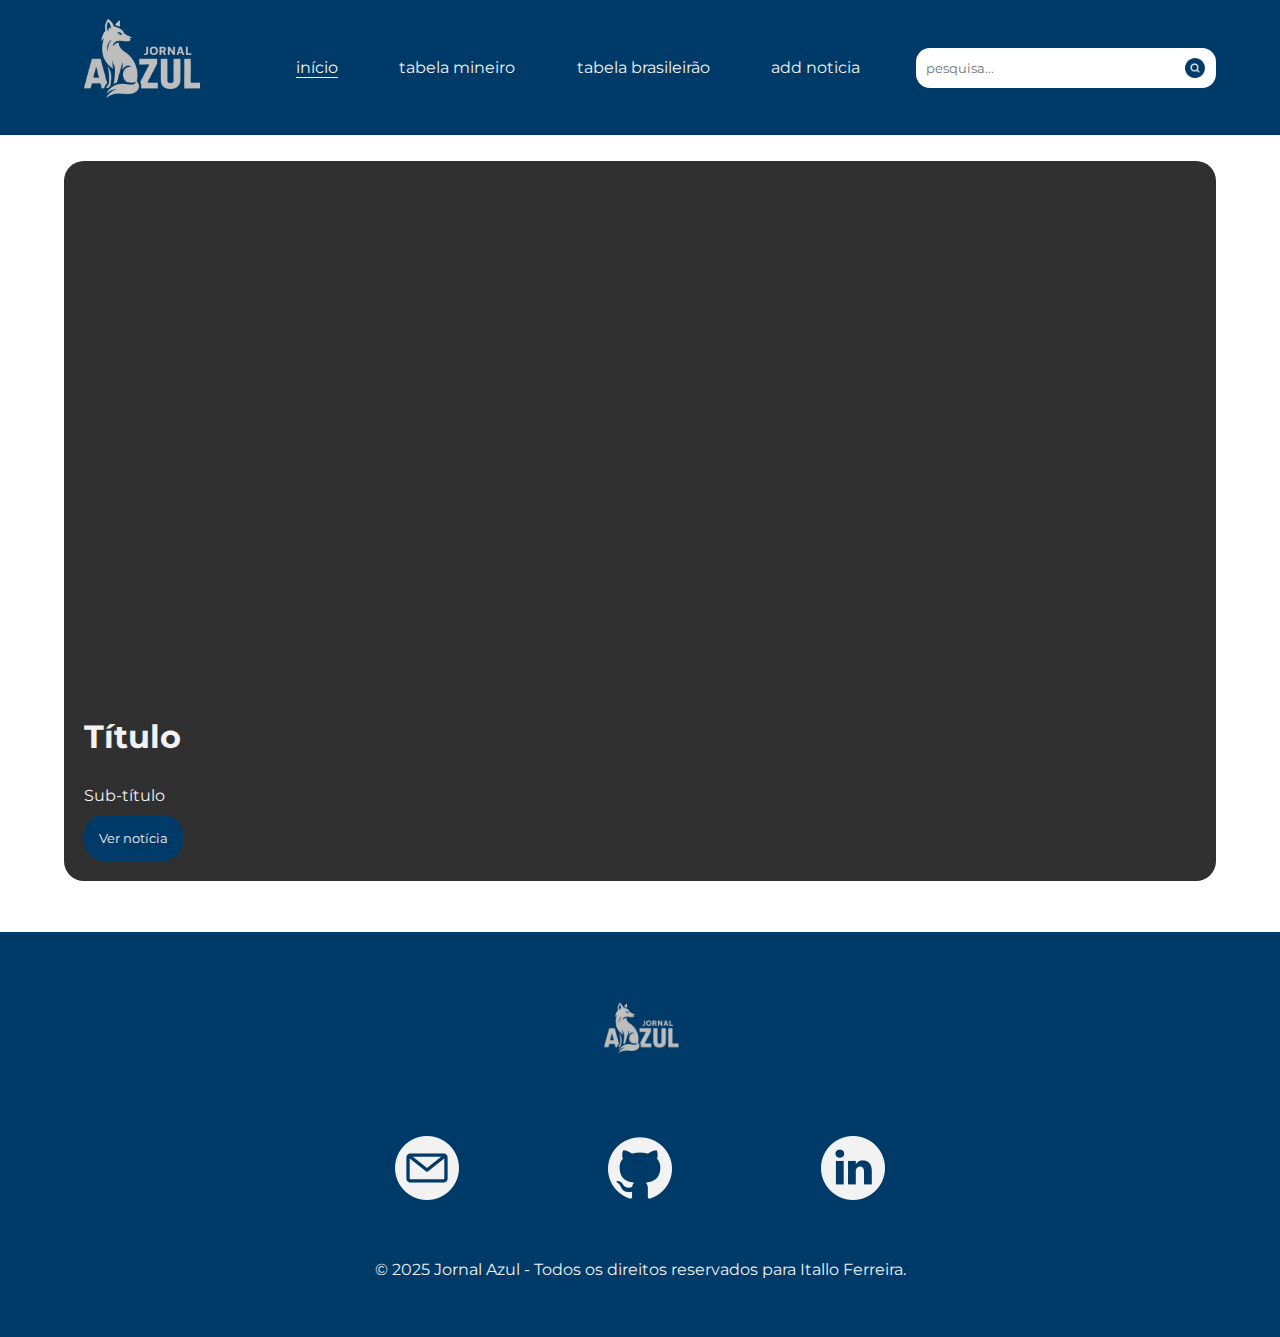
<file: index.html>
<!DOCTYPE html>
<html lang="en">

<head>
    <meta charset="UTF-8">
    <meta name="viewport" content="width=device-width, initial-scale=1.0">
    <link rel="stylesheet" href="style.css">
    <link rel="preconnect" href="https://fonts.googleapis.com">
    <link rel="preconnect" href="https://fonts.gstatic.com" crossorigin>
    <link
        href="https://fonts.googleapis.com/css2?family=Imperial+Script&family=Montserrat:ital,wght@0,100..900;1,100..900&family=Mozilla+Headline:wght@200..700&family=Tangerine:wght@400;700&display=swap"
        rel="stylesheet">
    <title>JornalAzul</title>
</head>

<body>
    <!--header-->
    <header>
        <a href="index.html"><img class="logo" src="./assets/imgs/logo.png" alt=""></a>

        <ul class="menu-conteiner">
            <a href="./index.html">
                <li class="menu" id="this-menu">início</li>
            </a>
            <a href="./pages/mineiro.html">
                <li class="menu">tabela mineiro</li>
            </a>
            <a href="./pages/brasileirao.html">
                <li class="menu">tabela brasileirão</li>
            </a>
            <a href="./pages/forms.html">
                <li class="menu">add noticia</li>
            </a>
        </ul>

        <div class="search-conteiner">
            <input type="search" name="" id="" class="search-input" placeholder="pesquisa...">
            <img class="search" src="./assets/imgs/icons/search.png" alt="">
        </div>

    </header>

    <!--main-->
    <main>

        <div class="first-news">
            <h1>Título</h1>
            <p>Sub-título</p>
            <a href=""><button>Ver notícia</button></a>
        </div>

        <div class="other-news-conteiner">
            <!-- Cards das outras notícias serão inseridos aqui -->
        </div>

    </main>


    <!--footer-->
    <footer class="footer">

        <div class="footer-logo">
            <a href="index.html"><img class="logo" src="./assets/imgs/logo.png" alt=""></a>
        </div>

        <div class="social-conteiner">
            <a
                href="https://mail.google.com/mail/u/0/?pli=1#inbox?compose=GTvVlcSBptMkxsXLxCrTvMvpqjhhXqQPhwcvvftSwxJsMcrkbsRlxFNZWRCDDDtRfRRkbWkxxWMXw"><img
                    src="./assets/imgs/icons/email.png" alt="" class="social"></a>
            <a href="https://github.com/italloferreira"><img src="./assets/imgs/icons/github.png" alt=""
                    class="social"></a>
            <a href="https://www.linkedin.com/in/itallo-ferreira/"><img src="./assets/imgs/icons/linkedin.png" alt=""
                    class="social"></a>
        </div>

        <div class="footer-bottom">
            <p>&copy; 2025 Jornal Azul - Todos os direitos reservados para Itallo Ferreira.</p>
        </div>
    </footer>

    <script src="./assets/js/card-news.js"></script>
</body>

</html>
</file>
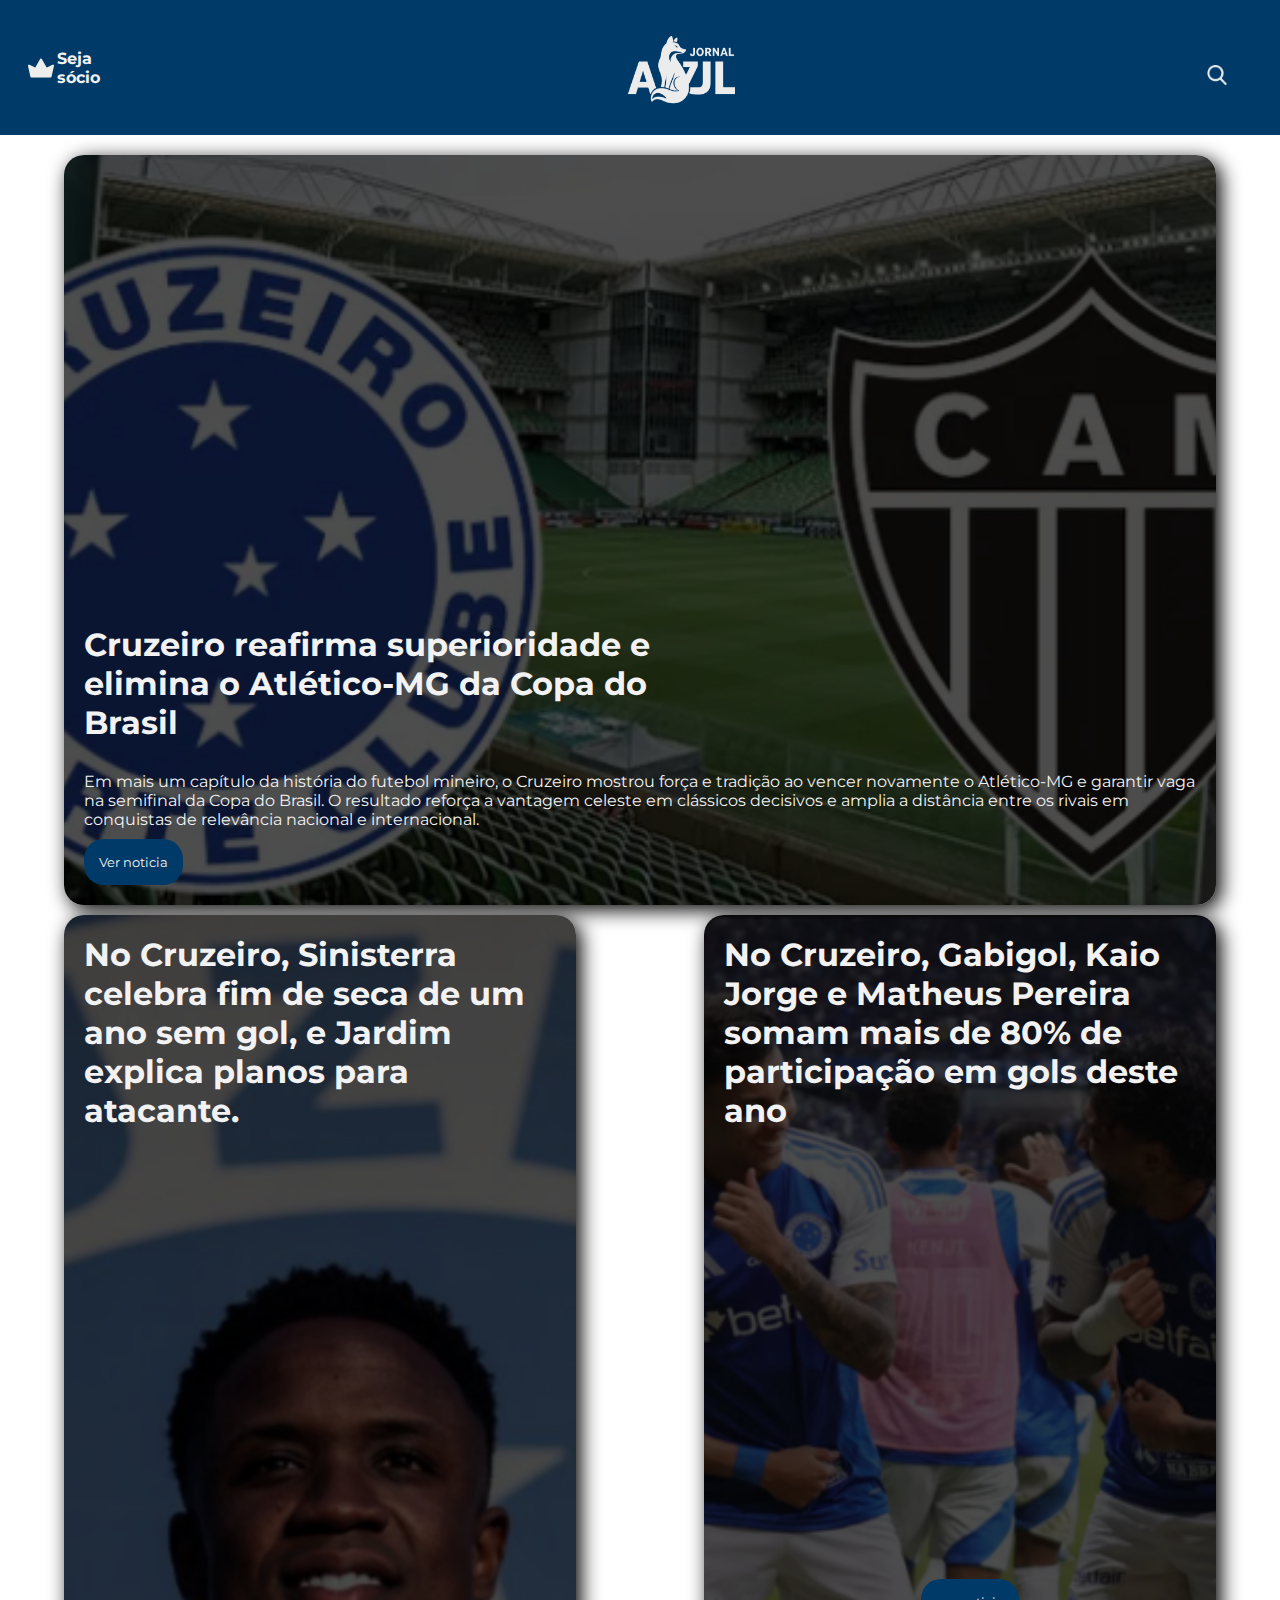
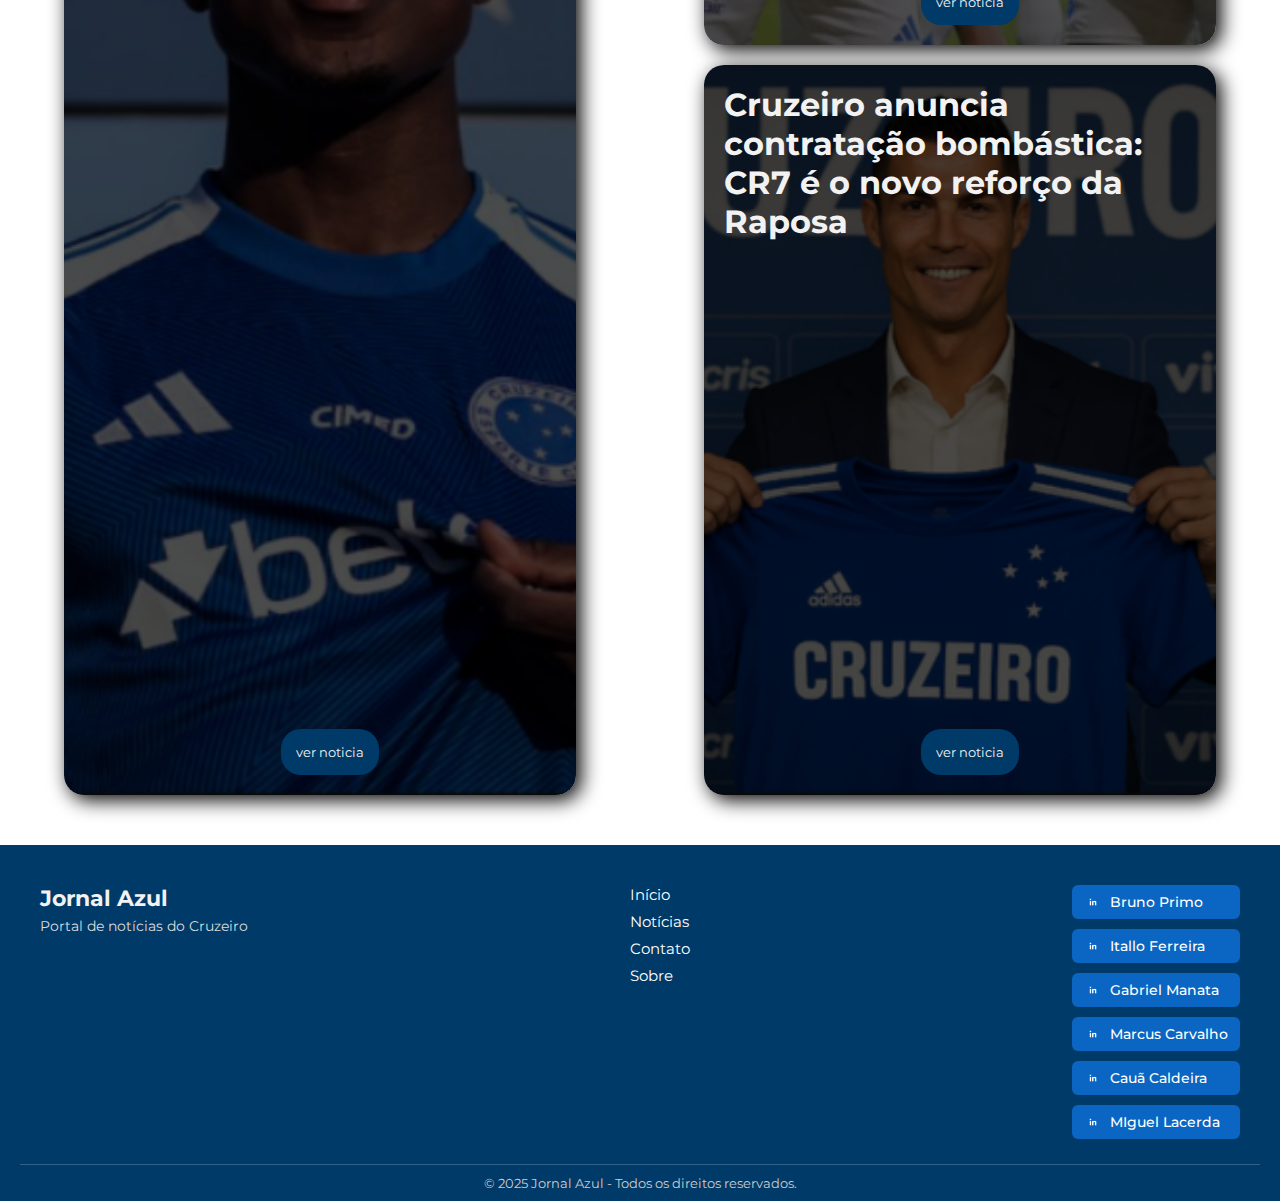
<file: home/index.html>
<!DOCTYPE html>
<html lang="en">

<head>
    <meta charset="UTF-8">
    <meta name="viewport" content="width=device-width, initial-scale=1.0">
    <link rel="stylesheet" href="style.css">
    <link rel="preconnect" href="https://fonts.googleapis.com">
    <link rel="preconnect" href="https://fonts.gstatic.com" crossorigin>
    <link
        href="https://fonts.googleapis.com/css2?family=Imperial+Script&family=Montserrat:ital,wght@0,100..900;1,100..900&family=Mozilla+Headline:wght@200..700&family=Tangerine:wght@400;700&display=swap"
        rel="stylesheet">
    <title>JornalAzul</title>
</head>

<body>
    <!--header-->
    <header>
        <div class="socio">
            <img class="coroa" src="img/crown.png" alt="">
            <a href="">Seja sócio</a>

        </div>
        <img class="logo" src="img/logo.png" alt="">
        <div>
            <img class="pesquisa" src="img/search.png" alt="">
        </div>
    </header>

    <!--main-->
    <main>
        <div class="noticia-principal">
            <h1>Cruzeiro reafirma superioridade e elimina o Atlético-MG da Copa do Brasil</h1>
            <p>Em mais um capítulo da história do futebol mineiro, o Cruzeiro mostrou força e tradição ao vencer
                novamente o Atlético-MG e garantir vaga na semifinal da Copa do Brasil. O resultado reforça a vantagem
                celeste em clássicos decisivos e amplia a distância entre os rivais em conquistas de relevância nacional
                e internacional.</p>
            <a href="/pag1/pag1.html"><button>Ver noticia</button></a>
        </div>

        <div class="noticia-dois">
            <h1 class="titulo-noticia">No Cruzeiro, Sinisterra celebra fim 
                de seca de um ano sem gol,
               e Jardim explica planos para atacante.</h1>
            <a href="/pag2/pag2.html"><button class="botao-noticia">ver noticia</button></a>
        </div>
        <div class="noticia-tres">
            <h1 class="titulo-noticia">No Cruzeiro, Gabigol, Kaio Jorge e Matheus Pereira somam mais de 80% de participação em gols deste ano</h1>
            <a href="/pag3/pag3.html"><button class="botao-noticia">ver noticia</button></a>
        </div>
        <div class="noticia-quatro">
            <h1 class="titulo-noticia">Cruzeiro anuncia contratação bombástica: CR7 é o novo reforço da Raposa</h1>
            <a href="/pag4/pag4.html"><button class="botao-noticia">ver noticia</button></a>
        </div>
    </main>

    <!--footer-->
    <footer class="footer">
        <div class="footer-container">
            <div class="footer-logo">
                <h2>Jornal Azul</h2>
                <p>Portal de notícias do Cruzeiro</p>
            </div>

            <nav class="footer-links">
                <a href="http://127.0.0.1:5501/home/index.html">Início</a>
                <a href="http://127.0.0.1:5501/pag1/pag1.html">Notícias</a>
                <a href="https://wa.me/38998720369">Contato</a>
                <a href="http://127.0.0.1:5501/pag5/pag5.html">Sobre</a>
            </nav>

            <div class="footer-socials">
                <a href="https://www.linkedin.com/in/bruno-miguel-985a97264/" target="_blank" class="linkedin-btn">
                    <img src="/home/img/png-transparent-white-in-text-computer-icons-linkedin-desktop-white-miscellaneous-angle-white-removebg-preview.png"
                        alt="LinkedIn"> Bruno Primo
                </a>
                <a href="https://www.linkedin.com/in/itallo-ferreira/" target="_blank" class="linkedin-btn">
                    <img src="/home/img/png-transparent-white-in-text-computer-icons-linkedin-desktop-white-miscellaneous-angle-white-removebg-preview.png"
                        alt="LinkedIn"> Itallo Ferreira
                </a>
                <a href="https://www.linkedin.com/in/gabriel-manata-6ab101351" target="_blank" class="linkedin-btn">
                    <img src="/home/img/png-transparent-white-in-text-computer-icons-linkedin-desktop-white-miscellaneous-angle-white-removebg-preview.png" alt="LinkedIn"> Gabriel Manata
                </a>
                <a href="https://www.linkedin.com/in/marcus-carvalho-2115b5356/" target="_blank" class="linkedin-btn">
                    <img src="/home/img/png-transparent-white-in-text-computer-icons-linkedin-desktop-white-miscellaneous-angle-white-removebg-preview.png" alt="LinkedIn"> Marcus Carvalho
                </a>
                <a href="https://www.linkedin.com/in/cau%C3%A3-caldeira-16107b358/" target="_blank" class="linkedin-btn">
                    <img src="/home/img/png-transparent-white-in-text-computer-icons-linkedin-desktop-white-miscellaneous-angle-white-removebg-preview.png" alt="LinkedIn"> Cauã Caldeira
                </a>
                <a href="https://www.linkedin.com/in/marcus-carvalho-2115b5356/" target="_blank" class="linkedin-btn">
                    <img src="/home/img/png-transparent-white-in-text-computer-icons-linkedin-desktop-white-miscellaneous-angle-white-removebg-preview.png" alt="LinkedIn"> MIguel Lacerda
                </a>
            </div>
        </div>

        <div class="footer-bottom">
            <p>&copy; 2025 Jornal Azul - Todos os direitos reservados.</p>
        </div>
    </footer>

</body>

</html>
</file>
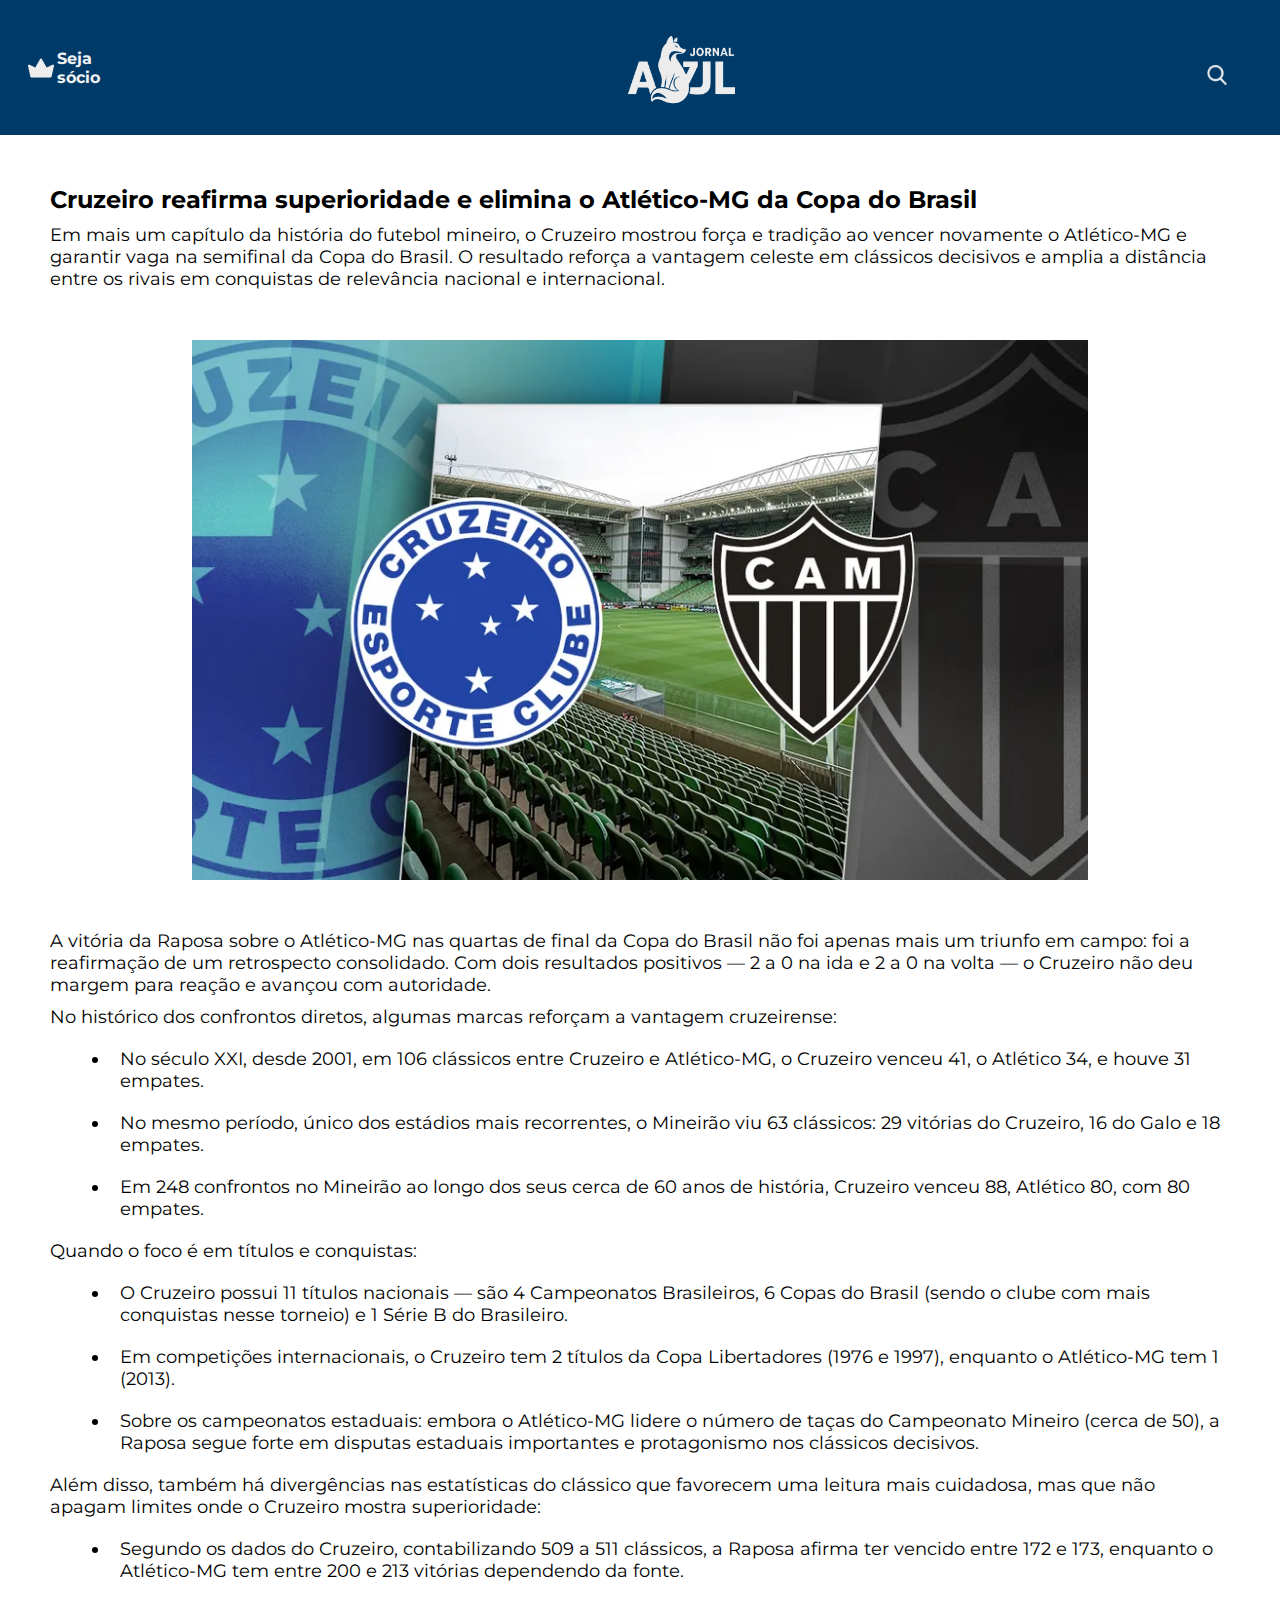
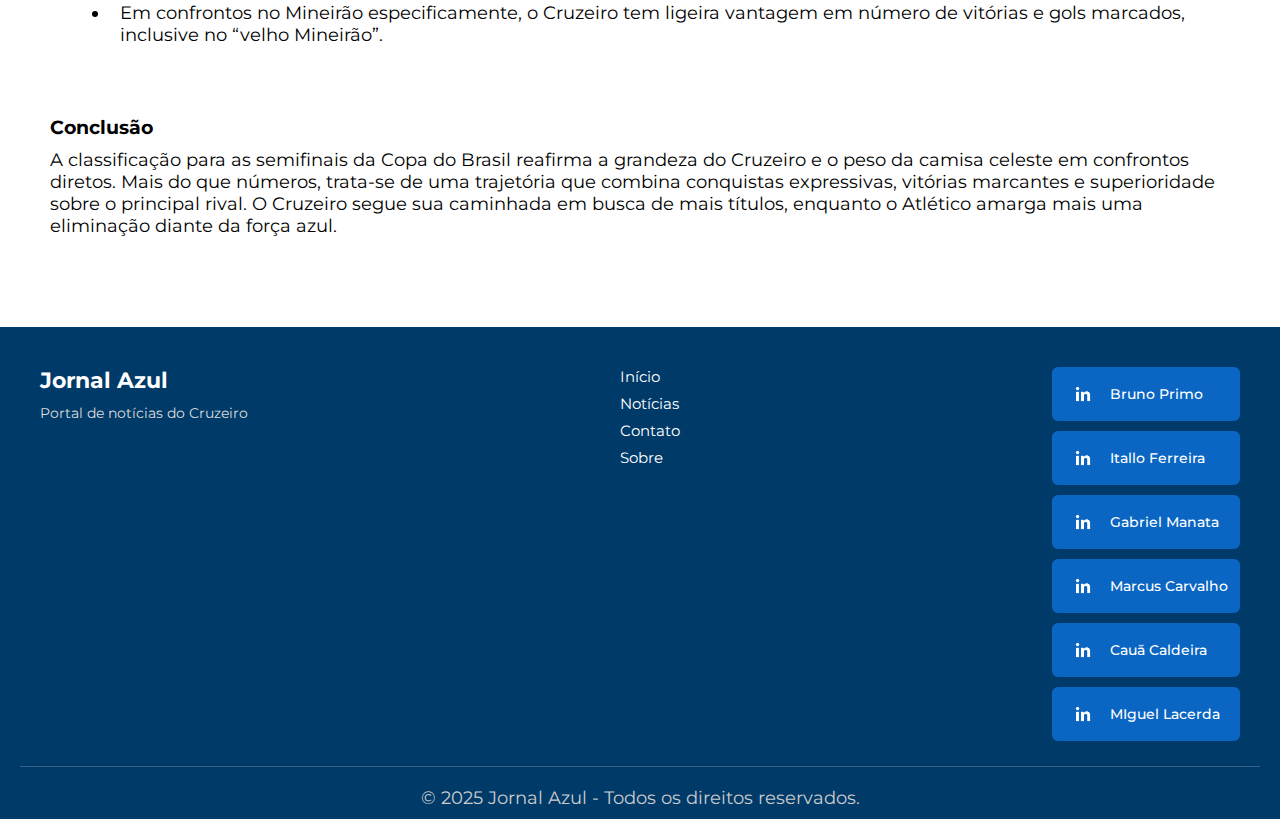
<file: pag1/pag1.html>
<!DOCTYPE html>
<html lang="en">
<head>
    <meta charset="UTF-8">
    <meta name="viewport" content="width=device-width, initial-scale=1.0">
    <link rel="stylesheet" href="pag1.css">
    <link rel="preconnect" href="https://fonts.googleapis.com">
    <link rel="preconnect" href="https://fonts.gstatic.com" crossorigin>
    <link href="https://fonts.googleapis.com/css2?family=Imperial+Script&family=Montserrat:ital,wght@0,100..900;1,100..900&family=Mozilla+Headline:wght@200..700&family=Tangerine:wght@400;700&display=swap" rel="stylesheet">
    <title>JornalAzul</title>
</head>
<body>
    <!--header-->
    <header>
        <div class="socio">
            <img class="coroa" src="img/crown.png" alt="">
            <a href="">Seja sócio</a>
            
        </div>
        <img  class="logo" src="img/logo.png" alt="">
        <div>
            <img class="pesquisa" src="img/search.png" alt="">  
        </div>
    </header>

    <!--main-->
<main>
        <div class = "noti" id = "titulo">
            <h2>Cruzeiro reafirma superioridade e elimina o Atlético-MG da Copa do Brasil</h2>
            <p> Em mais um capítulo da história do futebol mineiro, o Cruzeiro mostrou força e tradição ao vencer novamente o Atlético-MG e garantir vaga na semifinal da Copa do Brasil. O resultado reforça a vantagem celeste em clássicos decisivos e amplia a distância entre os rivais em conquistas de relevância nacional e internacional.</p>
        </div>
        <div class = "noti" id="img"></div>
        <div class = "noti" id = "conteudo">
            <p>
                A vitória da Raposa sobre o Atlético-MG nas quartas de final da Copa do Brasil não foi apenas mais um triunfo em campo: foi a reafirmação de um retrospecto consolidado. Com dois resultados positivos — 2 a 0 na ida e 2 a 0 na volta — o Cruzeiro não deu margem para reação e avançou com autoridade.</p>
            <p>
                No histórico dos confrontos diretos, algumas marcas reforçam a vantagem cruzeirense:
            </p>
            <ul>
                <li class="first">
                    No século XXI, desde 2001, em 106 clássicos entre Cruzeiro e Atlético-MG, o Cruzeiro venceu 41, o Atlético 34, e houve 31 empates. 
                </li>
                <li>
                    No mesmo período, único dos estádios mais recorrentes, o Mineirão viu 63 clássicos: 29 vitórias do Cruzeiro, 16 do Galo e 18 empates.
                </li>

                <li>
                    Em 248 confrontos no Mineirão ao longo dos seus cerca de 60 anos de história, Cruzeiro venceu 88, Atlético 80, com 80 empates. 
                </li>
            </ul>
            <p>
                Quando o foco é em títulos e conquistas:
            </p>
            <ul>
                <li class="first">
                    O Cruzeiro possui 11 títulos nacionais — são 4 Campeonatos Brasileiros, 6 Copas do Brasil (sendo o clube com mais conquistas nesse torneio) e 1 Série B do Brasileiro. 
                </li>

                <li>
                    Em competições internacionais, o Cruzeiro tem 2 títulos da Copa Libertadores (1976 e 1997), enquanto o Atlético-MG tem 1 (2013).
                </li>

                <li>
                    Sobre os campeonatos estaduais: embora o Atlético-MG lidere o número de taças do Campeonato Mineiro (cerca de 50), a Raposa segue forte em disputas estaduais importantes e protagonismo nos clássicos decisivos. 
                </li>

            </ul>
            <p>
                Além disso, também há divergências nas estatísticas do clássico que favorecem uma leitura mais cuidadosa, mas que não apagam limites onde o Cruzeiro mostra superioridade:
            </p>
            <ul>
                <li class="first">
                    Segundo os dados do Cruzeiro, contabilizando 509 a 511 clássicos, a Raposa afirma ter vencido entre 172 e 173, enquanto o Atlético-MG tem entre 200 e 213 vitórias dependendo da fonte. 
                </li>
                <li>
                    Em confrontos no Mineirão especificamente, o Cruzeiro tem ligeira vantagem em número de vitórias e gols marcados, inclusive no “velho Mineirão”.
                </li>
            </ul>

            </p>
        </div>
        <div class = "noti" id = "conclusão">
            <h3>Conclusão</h3>
            <p>A classificação para as semifinais da Copa do Brasil reafirma a grandeza do Cruzeiro e o peso da camisa celeste em confrontos diretos. Mais do que números, trata-se de uma trajetória que combina conquistas expressivas, vitórias marcantes e superioridade sobre o principal rival. O Cruzeiro segue sua caminhada em busca de mais títulos, enquanto o Atlético amarga mais uma eliminação diante da força azul.</p>
        </div>
    </main>

    <!--footer-->
    <footer class="footer">
        <div class="footer-container">
            <div class="footer-logo">
                <h2>Jornal Azul</h2>
                <p>Portal de notícias do Cruzeiro</p>
            </div>

            <nav class="footer-links">
                <a href="http://127.0.0.1:5501/home/index.html">Início</a>
                <a href="http://127.0.0.1:5501/pag1/pag1.html">Notícias</a>
                <a href="https://wa.me/38998720369">Contato</a>
                <a href="http://127.0.0.1:5501/pag5/pag5.html">Sobre</a>
            </nav>

            <div class="footer-socials">
                <a href="https://www.linkedin.com/in/bruno-miguel-985a97264/" target="_blank" class="linkedin-btn">
                    <img src="/home/img/png-transparent-white-in-text-computer-icons-linkedin-desktop-white-miscellaneous-angle-white-removebg-preview.png"
                        alt="LinkedIn"> Bruno Primo
                </a>
                <a href="https://www.linkedin.com/in/itallo-ferreira/" target="_blank" class="linkedin-btn">
                    <img src="/home/img/png-transparent-white-in-text-computer-icons-linkedin-desktop-white-miscellaneous-angle-white-removebg-preview.png"
                        alt="LinkedIn"> Itallo Ferreira
                </a>
                <a href="https://www.linkedin.com/in/gabriel-manata-6ab101351" target="_blank" class="linkedin-btn">
                    <img src="/home/img/png-transparent-white-in-text-computer-icons-linkedin-desktop-white-miscellaneous-angle-white-removebg-preview.png" alt="LinkedIn"> Gabriel Manata
                </a>
                <a href="https://www.linkedin.com/in/marcus-carvalho-2115b5356/" target="_blank" class="linkedin-btn">
                    <img src="/home/img/png-transparent-white-in-text-computer-icons-linkedin-desktop-white-miscellaneous-angle-white-removebg-preview.png" alt="LinkedIn"> Marcus Carvalho
                </a>
                <a href="https://www.linkedin.com/in/cau%C3%A3-caldeira-16107b358/" target="_blank" class="linkedin-btn">
                    <img src="/home/img/png-transparent-white-in-text-computer-icons-linkedin-desktop-white-miscellaneous-angle-white-removebg-preview.png" alt="LinkedIn"> Cauã Caldeira
                </a>
                <a href="https://www.linkedin.com/in/marcus-carvalho-2115b5356/" target="_blank" class="linkedin-btn">
                    <img src="/home/img/png-transparent-white-in-text-computer-icons-linkedin-desktop-white-miscellaneous-angle-white-removebg-preview.png" alt="LinkedIn"> MIguel Lacerda
                </a>
            </div>
        </div>

        <div class="footer-bottom">
            <p>&copy; 2025 Jornal Azul - Todos os direitos reservados.</p>
        </div>
    </footer>

</body>
</html>
</file>
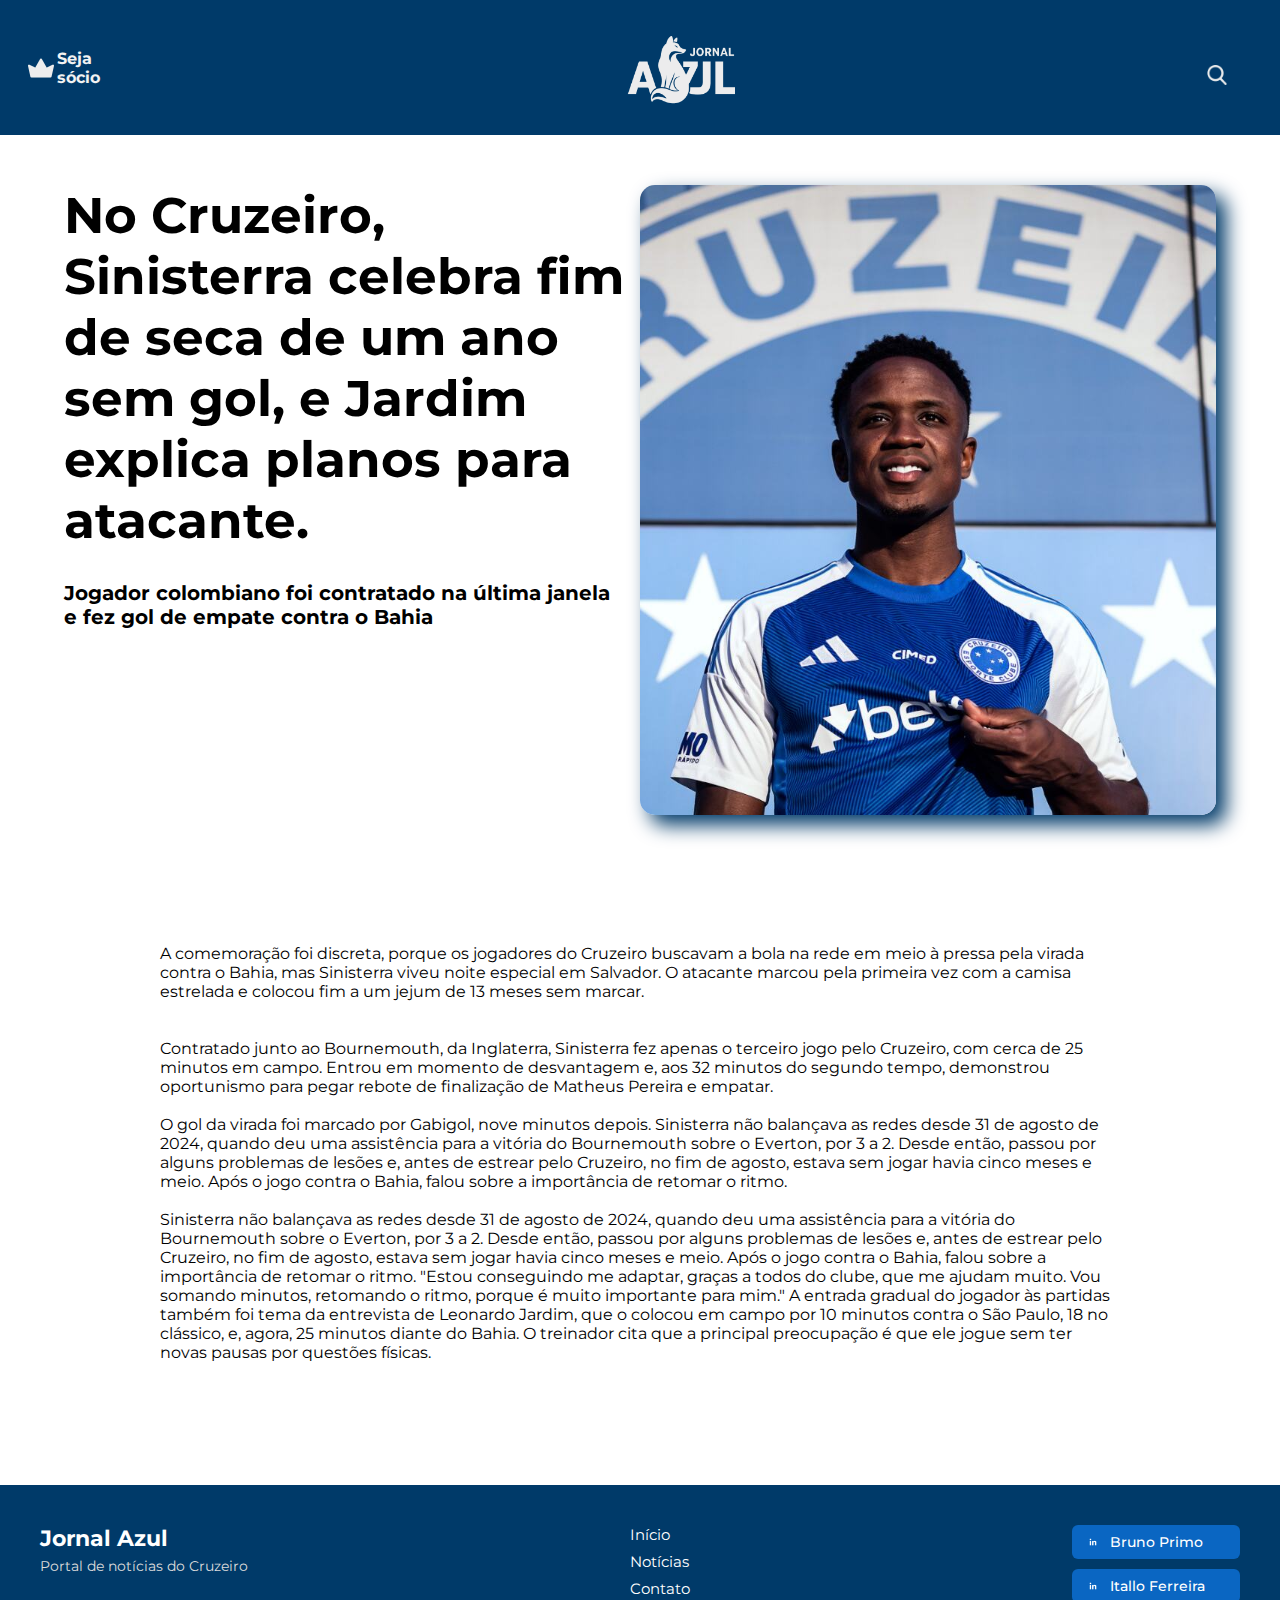
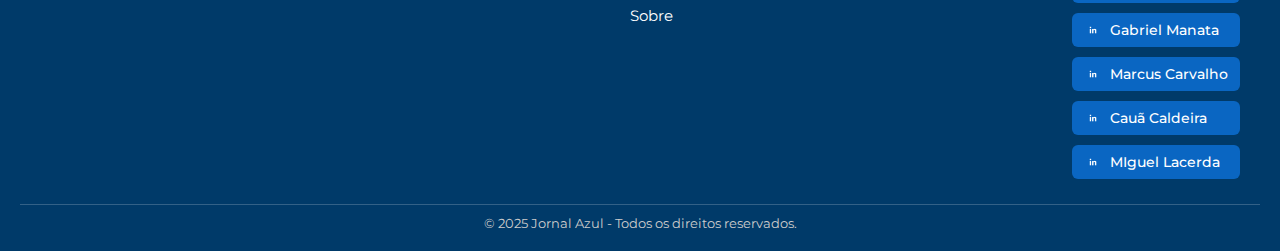
<file: pag2/pag2.html>
<!DOCTYPE html>
<html lang="en">
<head>
    <meta charset="UTF-8">
    <meta name="viewport" content="width=device-width, initial-scale=1.0">
    <link rel="stylesheet" href="pag2.css">
    <link rel="preconnect" href="https://fonts.googleapis.com">
    <link rel="preconnect" href="https://fonts.gstatic.com" crossorigin>
    <link href="https://fonts.googleapis.com/css2?family=Imperial+Script&family=Montserrat:ital,wght@0,100..900;1,100..900&family=Mozilla+Headline:wght@200..700&family=Tangerine:wght@400;700&display=swap" rel="stylesheet">
    <title>JornalAzul</title>
</head>
<body>
    <!--header-->
    <header>
        <div class="socio">
            <img class="coroa" src="img/crown.png" alt="">
            <a href="">Seja sócio</a>
            
        </div>
        <img  class="logo" src="img/logo.png" alt="">
        <div>
            <img class="pesquisa" src="img/search.png" alt="">  
        </div>
    </header>

    <!--main-->
    <main>
        <div id="divpai">
            <div class="titulo"><h1>No Cruzeiro, Sinisterra celebra fim 
                 de seca de um ano sem gol,
                e Jardim explica planos para atacante.</h1><br>
            <h4 id="sub">Jogador colombiano foi contratado na última janela <br>e fez gol de empate contra o Bahia</h4></div>
            <div id="sinis"></div>
        </div>

        <div id="noticia"><p>A comemoração foi discreta, porque os jogadores do 
            Cruzeiro buscavam a bola na rede em meio à pressa pela virada 
            contra o Bahia, mas Sinisterra viveu noite especial em Salvador. 
            O atacante marcou pela primeira vez com a camisa 
            estrelada e colocou fim a um jejum de 13 meses sem marcar.</p>
        
        <p>
            <br><br>Contratado junto ao Bournemouth, da Inglaterra, Sinisterra fez apenas o terceiro jogo 
            pelo Cruzeiro, com cerca de 25 minutos em campo. Entrou em momento de desvantagem e, aos 
            32 minutos do segundo tempo, demonstrou oportunismo para pegar rebote de finalização de 
            Matheus Pereira e empatar. <br><br> 
            O gol da virada foi marcado por Gabigol, nove minutos depois.
            Sinisterra não balançava as redes desde 31 de agosto de 2024, quando deu uma 
            assistência para a vitória do Bournemouth sobre o Everton, por 3 a 2. Desde então, 
            passou por alguns problemas de lesões e, antes de estrear pelo Cruzeiro, no fim de agosto, 
            estava sem jogar havia cinco meses e meio. Após o jogo contra o Bahia, falou sobre a importância 
            de retomar o ritmo. <br><br>Sinisterra não balançava as redes desde 31 de agosto de 2024, quando deu uma assistência para a vitória do Bournemouth sobre o Everton, por 3 a 2. Desde então, passou por alguns problemas de lesões e, antes de estrear pelo Cruzeiro, no fim de agosto, estava sem jogar havia cinco meses e meio. Após o jogo contra o Bahia, falou sobre a importância de retomar o ritmo.

            "Estou conseguindo me adaptar, graças a todos do clube, que me ajudam muito. Vou somando minutos, retomando o ritmo, porque é muito importante para mim."
            A entrada gradual do jogador às partidas também foi tema da entrevista de Leonardo Jardim, que o colocou em campo por 10 minutos contra o São Paulo, 18 no clássico, e, agora, 25 minutos diante do Bahia. O treinador cita que a principal preocupação é que ele jogue sem ter novas pausas por questões físicas.
        </p>
    </div>
        
    </main>

    <!--footer-->
    <footer class="footer">
        <div class="footer-container">
            <div class="footer-logo">
                <h2>Jornal Azul</h2>
                <p>Portal de notícias do Cruzeiro</p>
            </div>

            <nav class="footer-links">
                <a href="http://127.0.0.1:5501/home/index.html">Início</a>
                <a href="http://127.0.0.1:5501/pag1/pag1.html">Notícias</a>
                <a href="https://wa.me/38998720369">Contato</a>
                <a href="http://127.0.0.1:5501/pag5/pag5.html">Sobre</a>
            </nav>

            <div class="footer-socials">
                <a href="https://www.linkedin.com/in/bruno-miguel-985a97264/" target="_blank" class="linkedin-btn">
                    <img src="/home/img/png-transparent-white-in-text-computer-icons-linkedin-desktop-white-miscellaneous-angle-white-removebg-preview.png"
                        alt="LinkedIn"> Bruno Primo
                </a>
                <a href="https://www.linkedin.com/in/itallo-ferreira/" target="_blank" class="linkedin-btn">
                    <img src="/home/img/png-transparent-white-in-text-computer-icons-linkedin-desktop-white-miscellaneous-angle-white-removebg-preview.png"
                        alt="LinkedIn"> Itallo Ferreira
                </a>
                <a href="https://www.linkedin.com/in/gabriel-manata-6ab101351" target="_blank" class="linkedin-btn">
                    <img src="/home/img/png-transparent-white-in-text-computer-icons-linkedin-desktop-white-miscellaneous-angle-white-removebg-preview.png" alt="LinkedIn"> Gabriel Manata
                </a>
                <a href="https://www.linkedin.com/in/marcus-carvalho-2115b5356/" target="_blank" class="linkedin-btn">
                    <img src="/home/img/png-transparent-white-in-text-computer-icons-linkedin-desktop-white-miscellaneous-angle-white-removebg-preview.png" alt="LinkedIn"> Marcus Carvalho
                </a>
                <a href="https://www.linkedin.com/in/cau%C3%A3-caldeira-16107b358/" target="_blank" class="linkedin-btn">
                    <img src="/home/img/png-transparent-white-in-text-computer-icons-linkedin-desktop-white-miscellaneous-angle-white-removebg-preview.png" alt="LinkedIn"> Cauã Caldeira
                </a>
                <a href="https://www.linkedin.com/in/marcus-carvalho-2115b5356/" target="_blank" class="linkedin-btn">
                    <img src="/home/img/png-transparent-white-in-text-computer-icons-linkedin-desktop-white-miscellaneous-angle-white-removebg-preview.png" alt="LinkedIn"> MIguel Lacerda
                </a>
            </div>
        </div>

        <div class="footer-bottom">
            <p>&copy; 2025 Jornal Azul - Todos os direitos reservados.</p>
        </div>
    </footer>

</body>
</html>
</file>
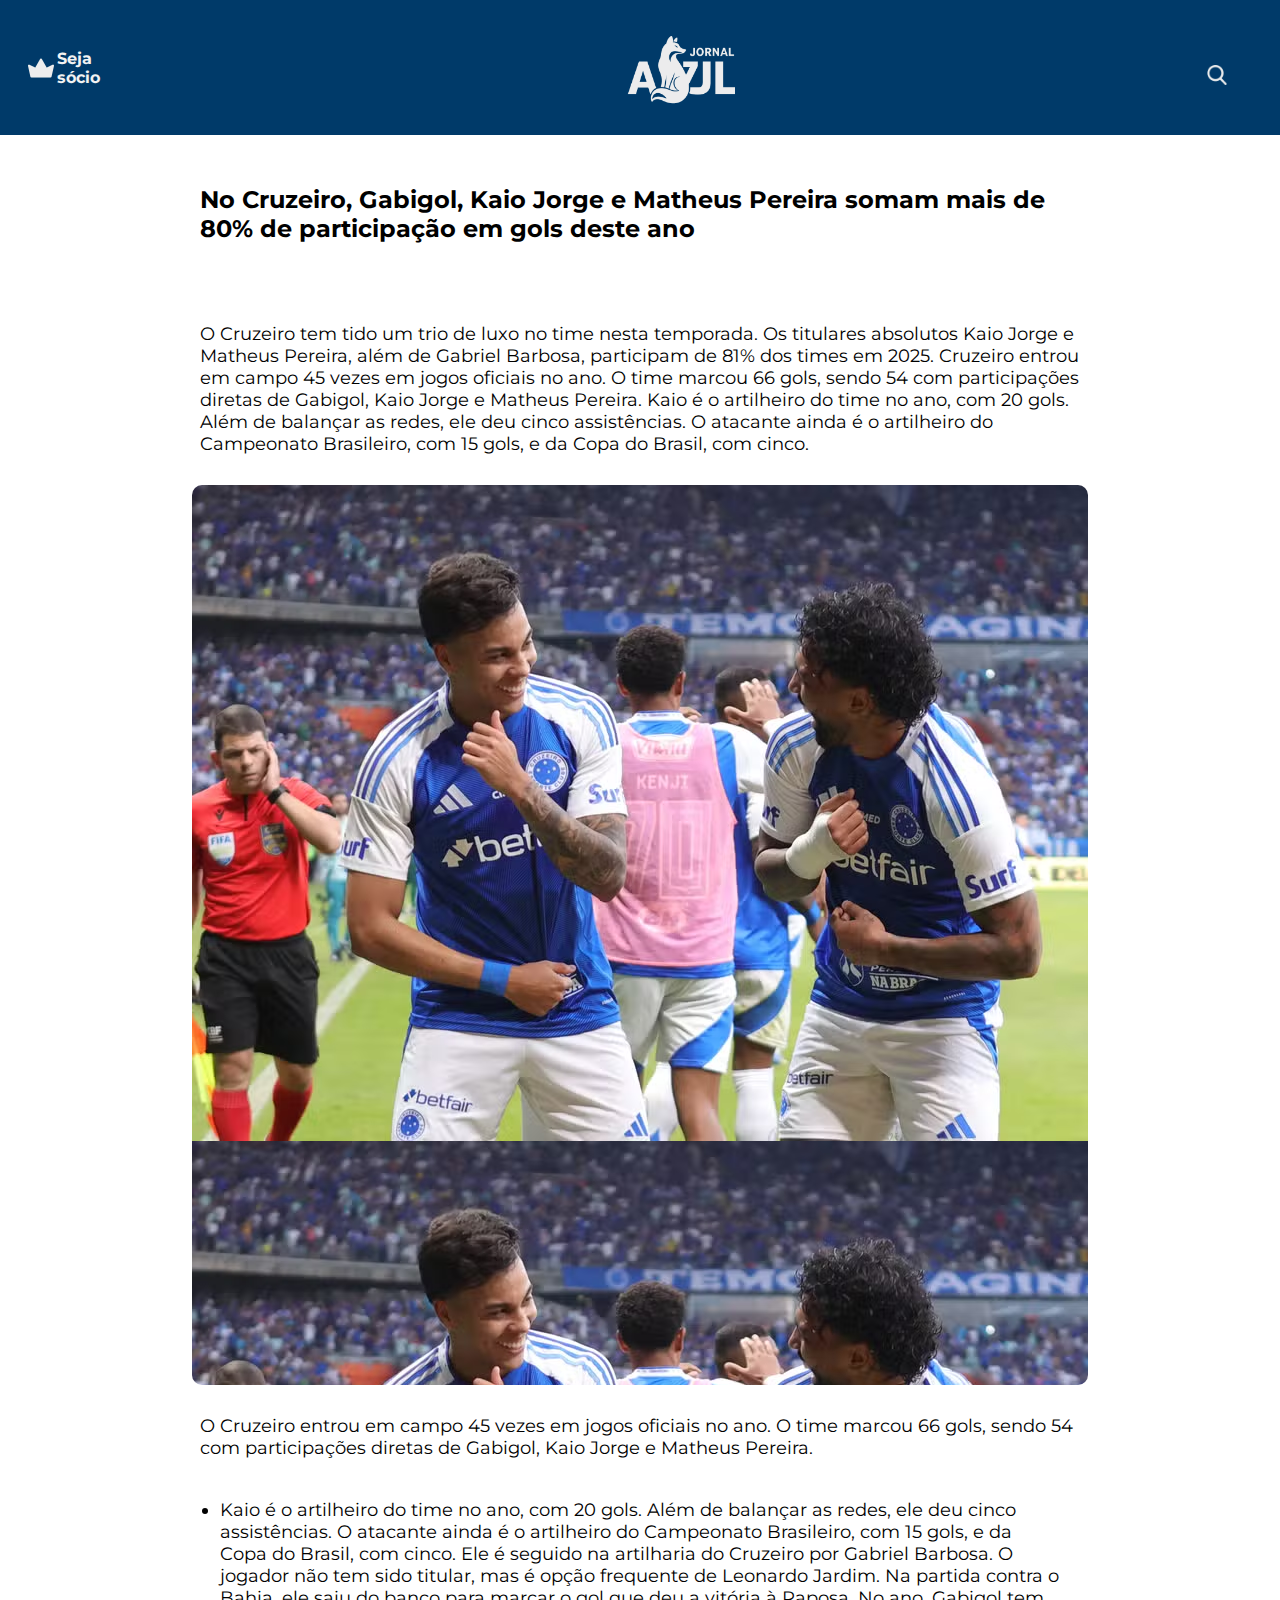
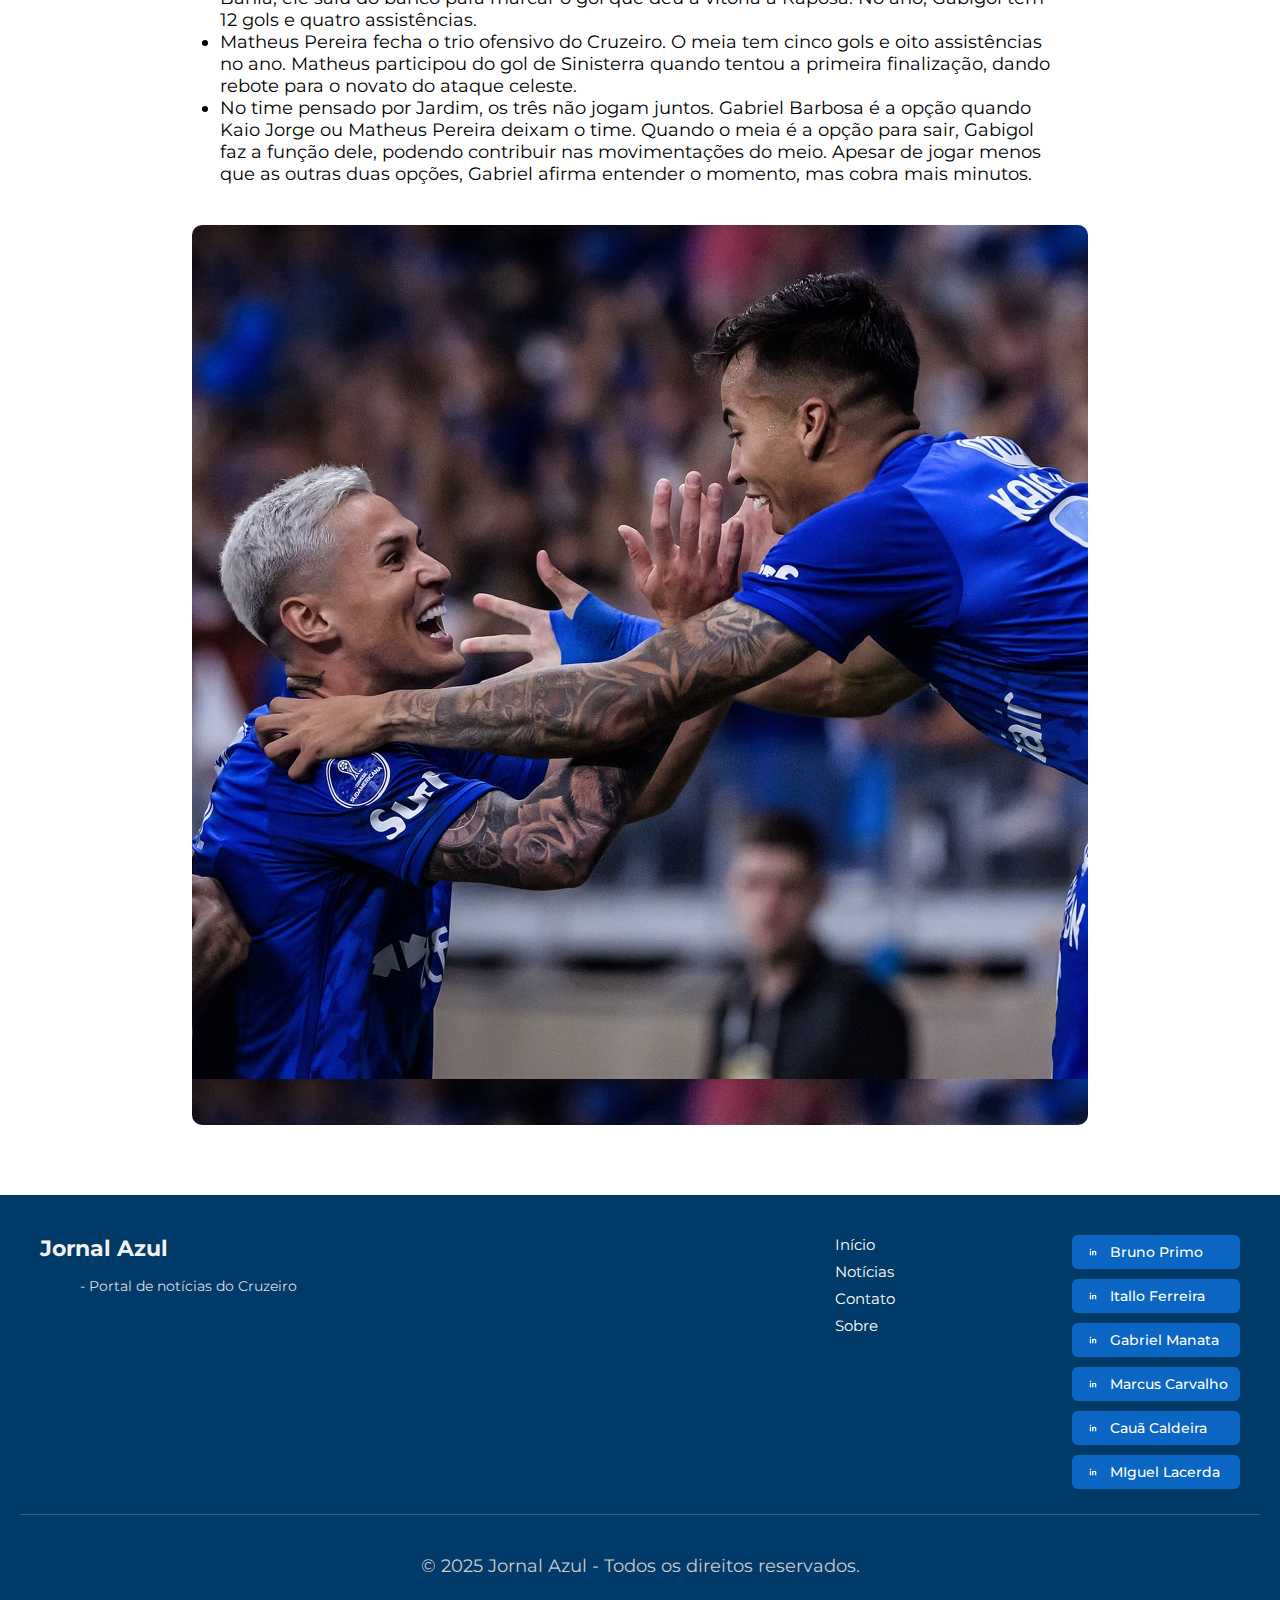
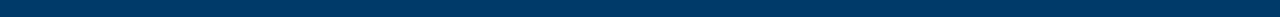
<file: pag3/pag3.html>
<!DOCTYPE html>
<html lang="en">
<head>
    <meta charset="UTF-8">
    <meta name="viewport" content="width=device-width, initial-scale=1.0">
    <link rel="stylesheet" href="pag3.css">
    <link rel="preconnect" href="https://fonts.googleapis.com">
    <link rel="preconnect" href="https://fonts.gstatic.com" crossorigin>
    <link href="https://fonts.googleapis.com/css2?family=Imperial+Script&family=Montserrat:ital,wght@0,100..900;1,100..900&family=Mozilla+Headline:wght@200..700&family=Tangerine:wght@400;700&display=swap" rel="stylesheet">
    <title>JornalAzul</title>
</head>
<body>
    <!--header-->
    <header>
        <div class="socio">
            <img class="coroa" src="img/crown.png" alt="">
            <a href="">Seja sócio</a>
            
        </div>
        <img  class="logo" src="img/logo.png" alt="">
        <div>
            <img class="pesquisa" src="img/search.png" alt="">  
        </div>
    </header>

    <!--main-->
    <main>
        <main>
            <div class="titulo">
                <h2>
                    No Cruzeiro, Gabigol, Kaio Jorge e Matheus Pereira somam mais de 80% de participação em gols deste ano
                </h2>
            </div>
            <div class="text1">
                <p>
                    O Cruzeiro tem tido um trio de luxo no time nesta temporada. Os titulares absolutos Kaio Jorge e Matheus
                    Pereira, além de Gabriel Barbosa, participam de 81% dos times em 2025. Cruzeiro entrou em campo 45 vezes
                    em jogos oficiais no ano. O time marcou 66 gols, sendo 54 com participações diretas de Gabigol, Kaio
                    Jorge e Matheus Pereira.
                    Kaio é o artilheiro do time no ano, com 20 gols. Além de balançar as redes, ele deu cinco assistências.
                    O atacante ainda é o artilheiro do Campeonato Brasileiro, com 15 gols, e da Copa do Brasil, com cinco.
                </p>
            </div>
            <div class="kaio"></div>
            <div class="text2">
                <p>
                    O Cruzeiro entrou em campo 45 vezes em jogos oficiais no ano. O time marcou 66 gols, sendo 54 com
                    participações diretas de Gabigol, Kaio Jorge e Matheus Pereira.
                </p>
                <ul>
                    <li>
                        Kaio é o artilheiro do time no ano, com 20 gols. Além de balançar as redes, ele deu cinco
                        assistências. O atacante ainda é o artilheiro do Campeonato Brasileiro, com 15 gols, e da Copa do
                        Brasil, com cinco. Ele é seguido na artilharia do Cruzeiro por Gabriel Barbosa. O jogador não tem
                        sido titular, mas é opção frequente de Leonardo Jardim. Na partida contra o Bahia, ele saiu do banco
                        para marcar o gol que deu a vitória à Raposa. No ano, Gabigol tem 12 gols e quatro assistências.
                    </li>
    
                    <li>
                        Matheus Pereira fecha o trio ofensivo do Cruzeiro. O meia tem cinco gols e oito assistências no ano.
                        Matheus participou do gol de Sinisterra quando tentou a primeira finalização, dando rebote para o
                        novato do ataque celeste.
                    </li>
    
                    <li>
                        No time pensado por Jardim, os três não jogam juntos. Gabriel Barbosa é a opção quando Kaio Jorge ou
                        Matheus Pereira deixam o time. Quando o meia é a opção para sair, Gabigol faz a função dele, podendo
                        contribuir nas movimentações do meio. Apesar de jogar menos que as outras duas opções, Gabriel
                        afirma entender o momento, mas cobra mais minutos.
                    </li>
                </ul>
            </div>
            <div class="kaio2"></div>
        </main>
    </main>
    

    <!--footer-->
    <footer class="footer">
        <div class="footer-container">
            <div class="footer-logo">
                <h2>Jornal Azul</h2>
                <p id="conserto">- Portal de notícias do Cruzeiro</p>
            </div>

            <nav class="footer-links">
                <a href="http://127.0.0.1:5501/home/index.html">Início</a>
                <a href="http://127.0.0.1:5501/pag1/pag1.html">Notícias</a>
                <a href="https://wa.me/38998720369">Contato</a>
                <a href="http://127.0.0.1:5501/pag5/pag5.html">Sobre</a>
            </nav>

            <div class="footer-socials">
                <a href="https://www.linkedin.com/in/bruno-miguel-985a97264/" target="_blank" class="linkedin-btn">
                    <img src="/home/img/png-transparent-white-in-text-computer-icons-linkedin-desktop-white-miscellaneous-angle-white-removebg-preview.png"
                        alt="LinkedIn"> Bruno Primo
                </a>
                <a href="https://www.linkedin.com/in/itallo-ferreira/" target="_blank" class="linkedin-btn">
                    <img src="/home/img/png-transparent-white-in-text-computer-icons-linkedin-desktop-white-miscellaneous-angle-white-removebg-preview.png"
                        alt="LinkedIn"> Itallo Ferreira
                </a>
                <a href="https://www.linkedin.com/in/gabriel-manata-6ab101351" target="_blank" class="linkedin-btn">
                    <img src="/home/img/png-transparent-white-in-text-computer-icons-linkedin-desktop-white-miscellaneous-angle-white-removebg-preview.png" alt="LinkedIn"> Gabriel Manata
                </a>
                <a href="https://www.linkedin.com/in/marcus-carvalho-2115b5356/" target="_blank" class="linkedin-btn">
                    <img src="/home/img/png-transparent-white-in-text-computer-icons-linkedin-desktop-white-miscellaneous-angle-white-removebg-preview.png" alt="LinkedIn"> Marcus Carvalho
                </a>
                <a href="https://www.linkedin.com/in/cau%C3%A3-caldeira-16107b358/" target="_blank" class="linkedin-btn">
                    <img src="/home/img/png-transparent-white-in-text-computer-icons-linkedin-desktop-white-miscellaneous-angle-white-removebg-preview.png" alt="LinkedIn"> Cauã Caldeira
                </a>
                <a href="https://www.linkedin.com/in/marcus-carvalho-2115b5356/" target="_blank" class="linkedin-btn">
                    <img src="/home/img/png-transparent-white-in-text-computer-icons-linkedin-desktop-white-miscellaneous-angle-white-removebg-preview.png" alt="LinkedIn"> MIguel Lacerda
                </a>
            </div>
        </div>

        <div class="footer-bottom">
            <p>&copy; 2025 Jornal Azul - Todos os direitos reservados.</p>
        </div>
    </footer>

</body>
</html>
</file>
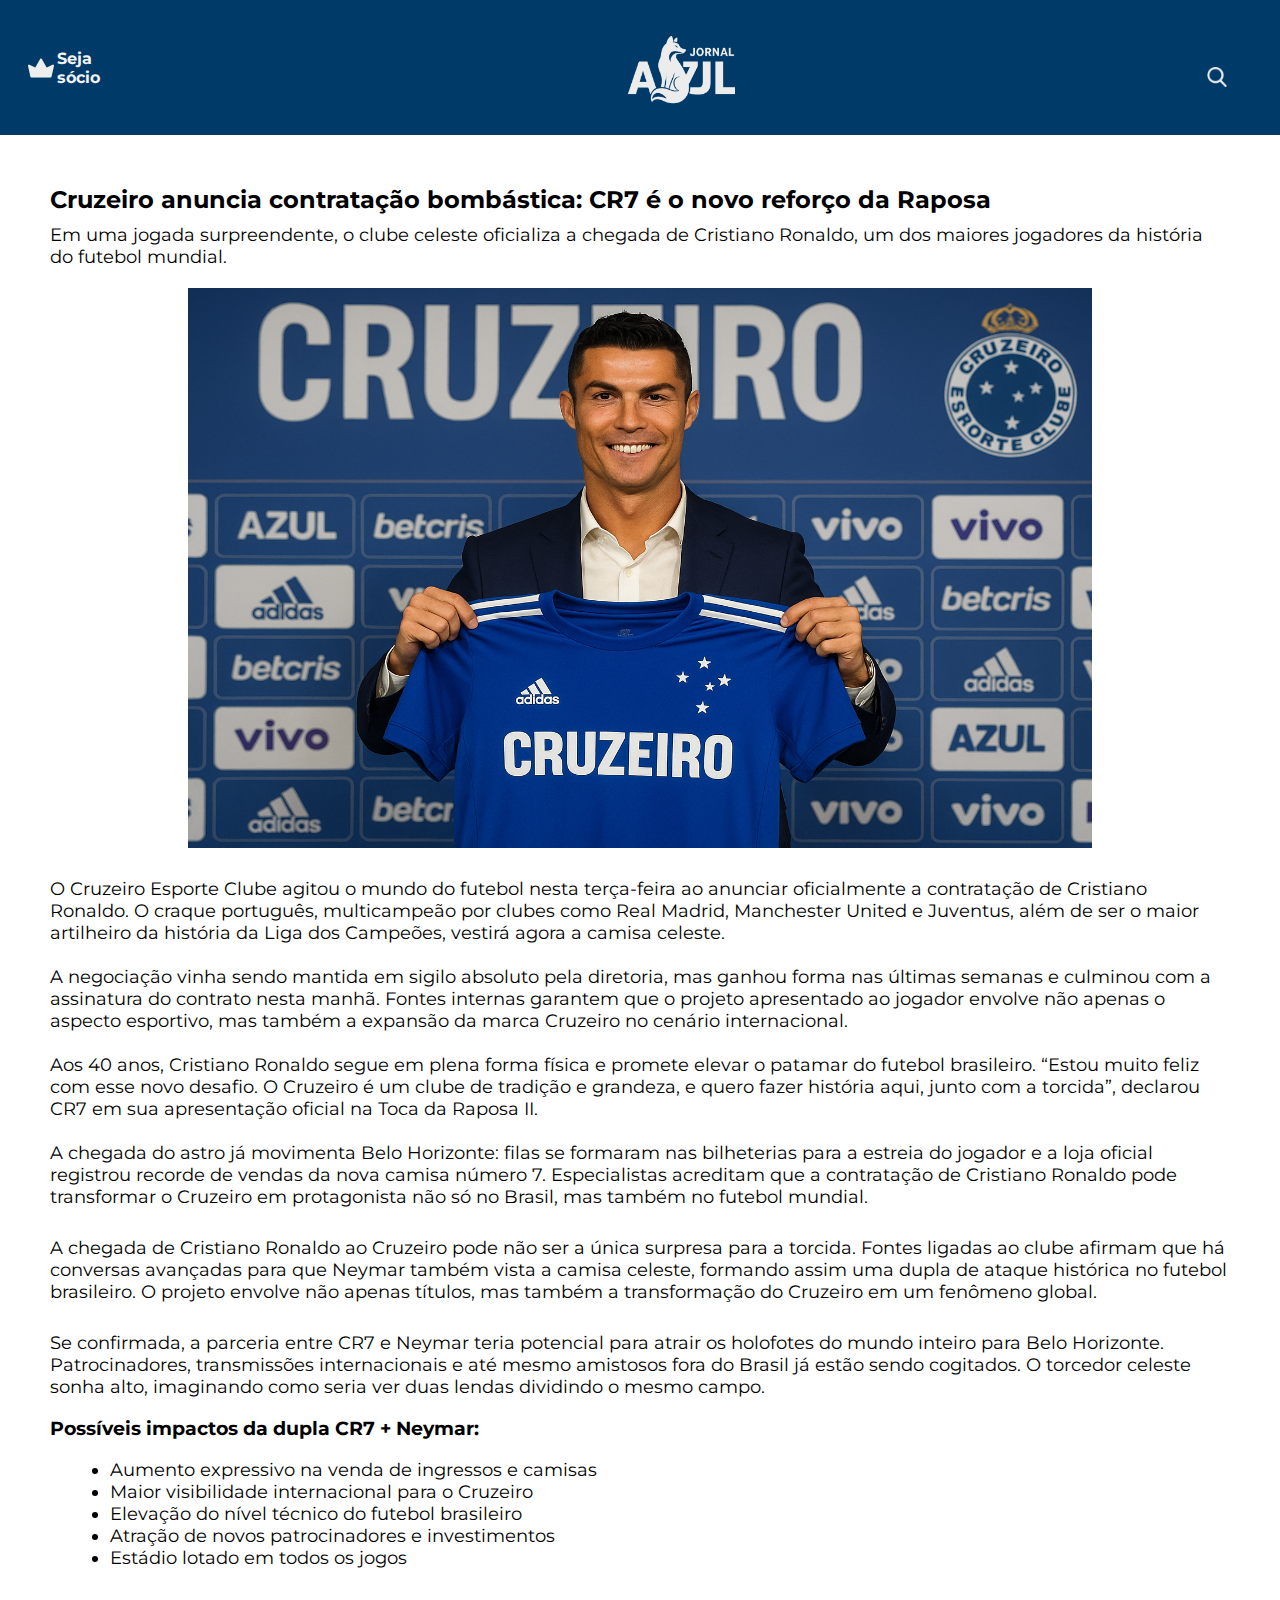
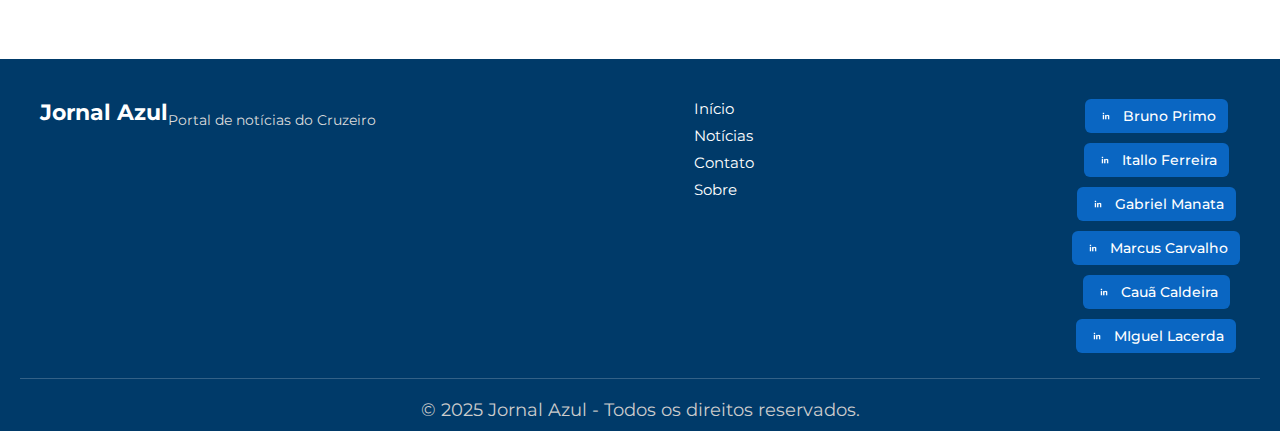
<file: pag4/pag4.html>
<!DOCTYPE html>
<html lang="en">
<head>
    <meta charset="UTF-8">
    <meta name="viewport" content="width=device-width, initial-scale=1.0">
    <link rel="stylesheet" href="pag4.css">
    <link rel="preconnect" href="https://fonts.googleapis.com">
    <link rel="preconnect" href="https://fonts.gstatic.com" crossorigin>
    <link href="https://fonts.googleapis.com/css2?family=Imperial+Script&family=Montserrat:ital,wght@0,100..900;1,100..900&family=Mozilla+Headline:wght@200..700&family=Tangerine:wght@400;700&display=swap" rel="stylesheet">
    <title>JornalAzul - Contratação CR7</title>
</head>
<body>
    <!--header-->
    <header>
        <div class="socio">
            <img class="coroa" src="img/crown.png" alt="">
            <a href="">Seja sócio</a>
            
        </div>
        <img  class="logo" src="img/logo.png" alt="">
        <div>
            <img class="pesquisa" src="img/search.png" alt="">  
        </div>
    </header>

    <!--main-->
    <main>
        <h2>Cruzeiro anuncia contratação bombástica: CR7 é o novo reforço da Raposa</h2>
        <p>Em uma jogada surpreendente, o clube celeste oficializa a chegada de Cristiano Ronaldo, um dos maiores jogadores da história do futebol mundial.</p>

        <div>
            <img class="cris" src="img/fa757705-32b3-4acb-a201-ebf1778c2c54.png" alt="">
        </div>

        <p>O Cruzeiro Esporte Clube agitou o mundo do futebol nesta terça-feira ao anunciar oficialmente a contratação de Cristiano Ronaldo. O craque português, multicampeão por clubes como Real Madrid, Manchester United e Juventus, além de ser o maior artilheiro da história da Liga dos Campeões, vestirá agora a camisa celeste. <br><br>

        A negociação vinha sendo mantida em sigilo absoluto pela diretoria, mas ganhou forma nas últimas semanas e culminou com a assinatura do contrato nesta manhã. Fontes internas garantem que o projeto apresentado ao jogador envolve não apenas o aspecto esportivo, mas também a expansão da marca Cruzeiro no cenário internacional. <br><br>
            
        Aos 40 anos, Cristiano Ronaldo segue em plena forma física e promete elevar o patamar do futebol brasileiro. “Estou muito feliz com esse novo desafio. O Cruzeiro é um clube de tradição e grandeza, e quero fazer história aqui, junto com a torcida”, declarou CR7 em sua apresentação oficial na Toca da Raposa II. <br><br>
            
        A chegada do astro já movimenta Belo Horizonte: filas se formaram nas bilheterias para a estreia do jogador e a loja oficial registrou recorde de vendas da nova camisa número 7. Especialistas acreditam que a contratação de Cristiano Ronaldo pode transformar o Cruzeiro em protagonista não só no Brasil, mas também no futebol mundial.</p><br>

        <p>
            A chegada de Cristiano Ronaldo ao Cruzeiro pode não ser a única surpresa para a torcida. 
            Fontes ligadas ao clube afirmam que há conversas avançadas para que Neymar também vista a camisa celeste, 
            formando assim uma dupla de ataque histórica no futebol brasileiro. 
            O projeto envolve não apenas títulos, mas também a transformação do Cruzeiro em um fenômeno global.
            </p><br>
            
            <p>
            Se confirmada, a parceria entre CR7 e Neymar teria potencial para atrair os holofotes do mundo inteiro para Belo Horizonte. 
            Patrocinadores, transmissões internacionais e até mesmo amistosos fora do Brasil já estão sendo cogitados. 
            O torcedor celeste sonha alto, imaginando como seria ver duas lendas dividindo o mesmo campo.
            </p><br>
            
            <h3>Possíveis impactos da dupla CR7 + Neymar:</h3> <br>
            <ul>
              <li>Aumento expressivo na venda de ingressos e camisas</li>
              <li>Maior visibilidade internacional para o Cruzeiro</li>
              <li>Elevação do nível técnico do futebol brasileiro</li>
              <li>Atração de novos patrocinadores e investimentos</li>
              <li>Estádio lotado em todos os jogos</li>
            </ul>
    </main>

    <!--footer-->
    <footer class="footer">
        <div class="footer-container">
            <div class="footer-logo">
                <h2>Jornal Azul</h2>
                <p>Portal de notícias do Cruzeiro</p>
            </div>

            <nav class="footer-links">
                <a href="http://127.0.0.1:5501/home/index.html">Início</a>
                <a href="http://127.0.0.1:5501/pag1/pag1.html">Notícias</a>
                <a href="https://wa.me/38998720369">Contato</a>
                <a href="http://127.0.0.1:5501/pag5/pag5.html">Sobre</a>
            </nav>

            <div class="footer-socials">
                <a href="https://www.linkedin.com/in/bruno-miguel-985a97264/" target="_blank" class="linkedin-btn">
                    <img src="/home/img/png-transparent-white-in-text-computer-icons-linkedin-desktop-white-miscellaneous-angle-white-removebg-preview.png"
                        alt="LinkedIn"> Bruno Primo
                </a>
                <a href="https://www.linkedin.com/in/itallo-ferreira/" target="_blank" class="linkedin-btn">
                    <img src="/home/img/png-transparent-white-in-text-computer-icons-linkedin-desktop-white-miscellaneous-angle-white-removebg-preview.png"
                        alt="LinkedIn"> Itallo Ferreira
                </a>
                <a href="https://www.linkedin.com/in/gabriel-manata-6ab101351" target="_blank" class="linkedin-btn">
                    <img src="/home/img/png-transparent-white-in-text-computer-icons-linkedin-desktop-white-miscellaneous-angle-white-removebg-preview.png" alt="LinkedIn"> Gabriel Manata
                </a>
                <a href="https://www.linkedin.com/in/marcus-carvalho-2115b5356/" target="_blank" class="linkedin-btn">
                    <img src="/home/img/png-transparent-white-in-text-computer-icons-linkedin-desktop-white-miscellaneous-angle-white-removebg-preview.png" alt="LinkedIn"> Marcus Carvalho
                </a>
                <a href="https://www.linkedin.com/in/cau%C3%A3-caldeira-16107b358/" target="_blank" class="linkedin-btn">
                    <img src="/home/img/png-transparent-white-in-text-computer-icons-linkedin-desktop-white-miscellaneous-angle-white-removebg-preview.png" alt="LinkedIn"> Cauã Caldeira
                </a>
                <a href="https://www.linkedin.com/in/marcus-carvalho-2115b5356/" target="_blank" class="linkedin-btn">
                    <img src="/home/img/png-transparent-white-in-text-computer-icons-linkedin-desktop-white-miscellaneous-angle-white-removebg-preview.png" alt="LinkedIn"> MIguel Lacerda
                </a>
            </div>
        </div>

        <div class="footer-bottom">
            <p>&copy; 2025 Jornal Azul - Todos os direitos reservados.</p>
        </div>
    </footer>

</body>
</html>
</file>
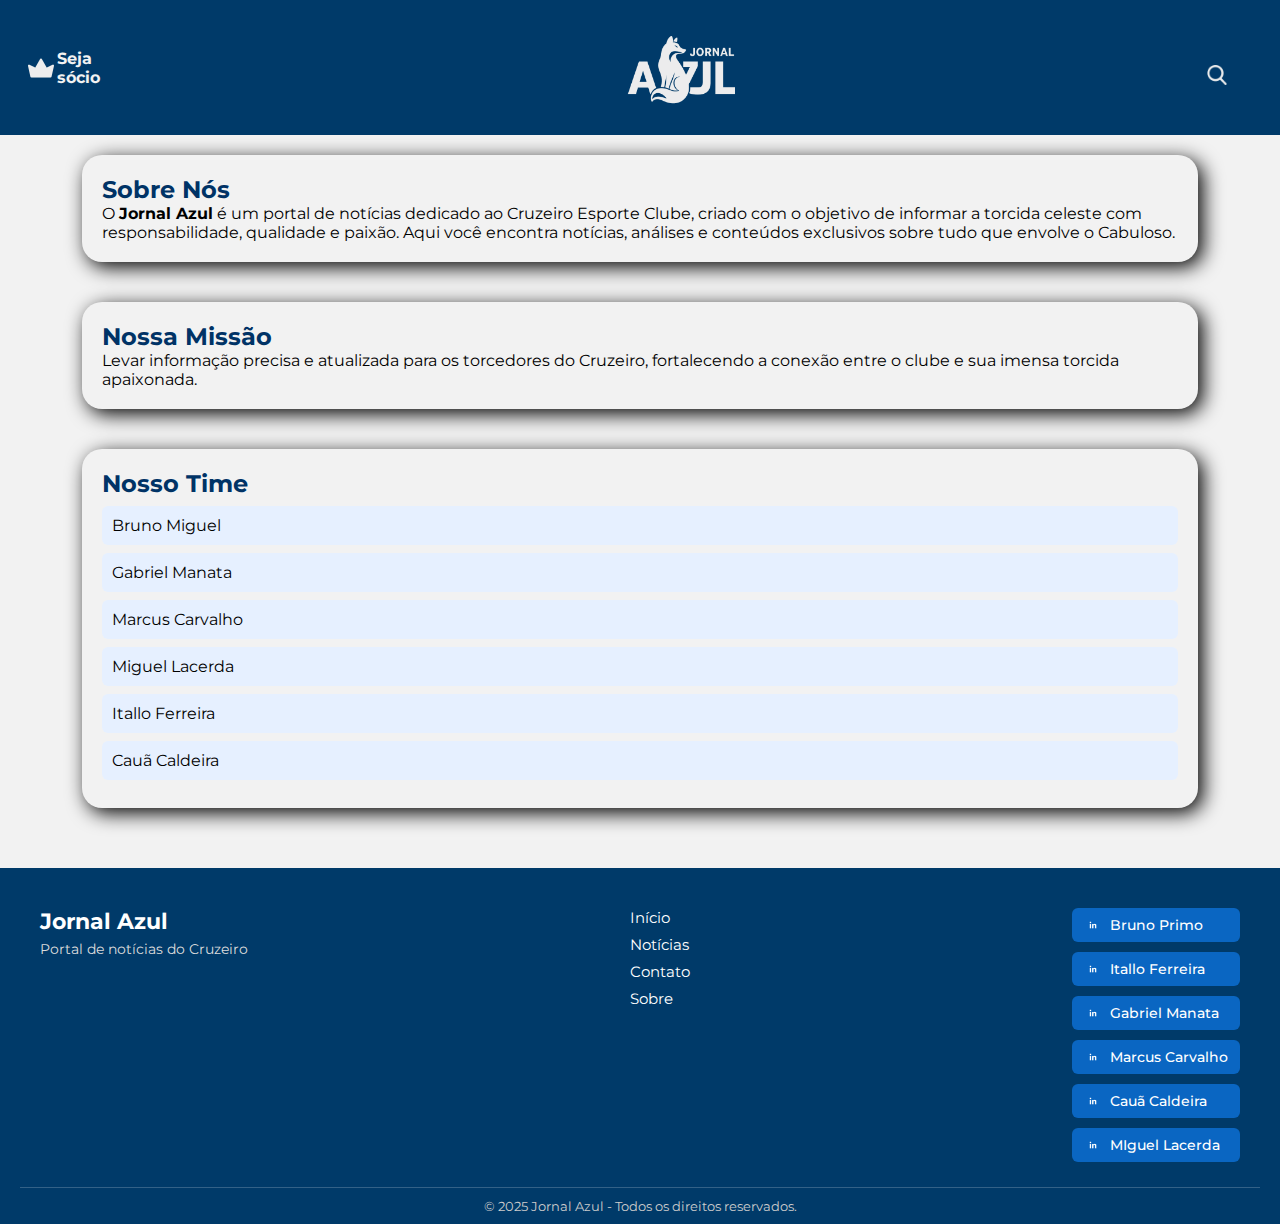
<file: pag5/pag5.html>
<!DOCTYPE html>
<html lang="pt-br">

<head>
  <meta charset="UTF-8">
  <meta name="viewport" content="width=device-width, initial-scale=1.0">
  <title>Sobre Nós - Jornal Azul</title>
  <link rel="preconnect" href="https://fonts.googleapis.com">
    <link rel="preconnect" href="https://fonts.gstatic.com" crossorigin>
    <link
        href="https://fonts.googleapis.com/css2?family=Imperial+Script&family=Montserrat:ital,wght@0,100..900;1,100..900&family=Mozilla+Headline:wght@200..700&family=Tangerine:wght@400;700&display=swap"
        rel="stylesheet">
  <link rel="stylesheet" href="pag5.css">
</head>

<body>
  <header>
    <div class="socio">
      <img class="coroa" src="img/crown.png" alt="">
      <a href="">Seja sócio</a>

    </div>
    <img class="logo" src="img/logo.png" alt="">
    <div>
      <img class="pesquisa" src="img/search.png" alt="">
    </div>
  </header>

  <main>
    <section class="sobre">
      <h2>Sobre Nós</h2>
      <p>
        O <strong>Jornal Azul</strong> é um portal de notícias dedicado ao Cruzeiro Esporte Clube,
        criado com o objetivo de informar a torcida celeste com responsabilidade, qualidade e paixão.
        Aqui você encontra notícias, análises e conteúdos exclusivos sobre tudo que envolve o Cabuloso.
      </p>
    </section>

    <section class="missao">
      <h2>Nossa Missão</h2>
      <p>
        Levar informação precisa e atualizada para os torcedores do Cruzeiro,
        fortalecendo a conexão entre o clube e sua imensa torcida apaixonada.
      </p>
    </section>

    <section class="equipe">
      <h2>Nosso Time</h2>
      <ul>
        <li>Bruno Miguel</li>
        <li>Gabriel Manata</li>
        <li>Marcus Carvalho</li>
        <li>Miguel Lacerda</li>
        <li>Itallo Ferreira</li>
        <li>Cauã Caldeira</li>
      </ul>
    </section>
  </main>

  <footer class="footer">
    <div class="footer-container">
      <div class="footer-logo">
        <h2>Jornal Azul</h2>
        <p>Portal de notícias do Cruzeiro</p>
      </div>

      <nav class="footer-links">
        <a href="http://127.0.0.1:5501/home/index.html">Início</a>
        <a href="http://127.0.0.1:5501/pag1/pag1.html">Notícias</a>
        <a href="https://wa.me/38998720369">Contato</a>
        <a href="http://127.0.0.1:5501/pag5/pag5.html">Sobre</a>
      </nav>

      <div class="footer-socials">
        <a href="https://www.linkedin.com/in/bruno-miguel-985a97264/" target="_blank" class="linkedin-btn">
          <img src="/home/img/png-transparent-white-in-text-computer-icons-linkedin-desktop-white-miscellaneous-angle-white-removebg-preview.png"
              alt="LinkedIn"> Bruno Primo
      </a>
      <a href="https://www.linkedin.com/in/itallo-ferreira/" target="_blank" class="linkedin-btn">
          <img src="/home/img/png-transparent-white-in-text-computer-icons-linkedin-desktop-white-miscellaneous-angle-white-removebg-preview.png"
              alt="LinkedIn"> Itallo Ferreira
      </a>
      <a href="https://www.linkedin.com/in/gabriel-manata-6ab101351" target="_blank" class="linkedin-btn">
          <img src="/home/img/png-transparent-white-in-text-computer-icons-linkedin-desktop-white-miscellaneous-angle-white-removebg-preview.png" alt="LinkedIn"> Gabriel Manata
      </a>
      <a href="https://www.linkedin.com/in/marcus-carvalho-2115b5356/" target="_blank" class="linkedin-btn">
          <img src="/home/img/png-transparent-white-in-text-computer-icons-linkedin-desktop-white-miscellaneous-angle-white-removebg-preview.png" alt="LinkedIn"> Marcus Carvalho
      </a>
      <a href="https://www.linkedin.com/in/cau%C3%A3-caldeira-16107b358/" target="_blank" class="linkedin-btn">
          <img src="/home/img/png-transparent-white-in-text-computer-icons-linkedin-desktop-white-miscellaneous-angle-white-removebg-preview.png" alt="LinkedIn"> Cauã Caldeira
      </a>
      <a href="https://www.linkedin.com/in/marcus-carvalho-2115b5356/" target="_blank" class="linkedin-btn">
          <img src="/home/img/png-transparent-white-in-text-computer-icons-linkedin-desktop-white-miscellaneous-angle-white-removebg-preview.png" alt="LinkedIn"> MIguel Lacerda
      </a>
      </div>
    </div>

    <div class="footer-bottom">
      <p>&copy; 2025 Jornal Azul - Todos os direitos reservados.</p>
    </div>
  </footer>


</body>

</html>
</file>
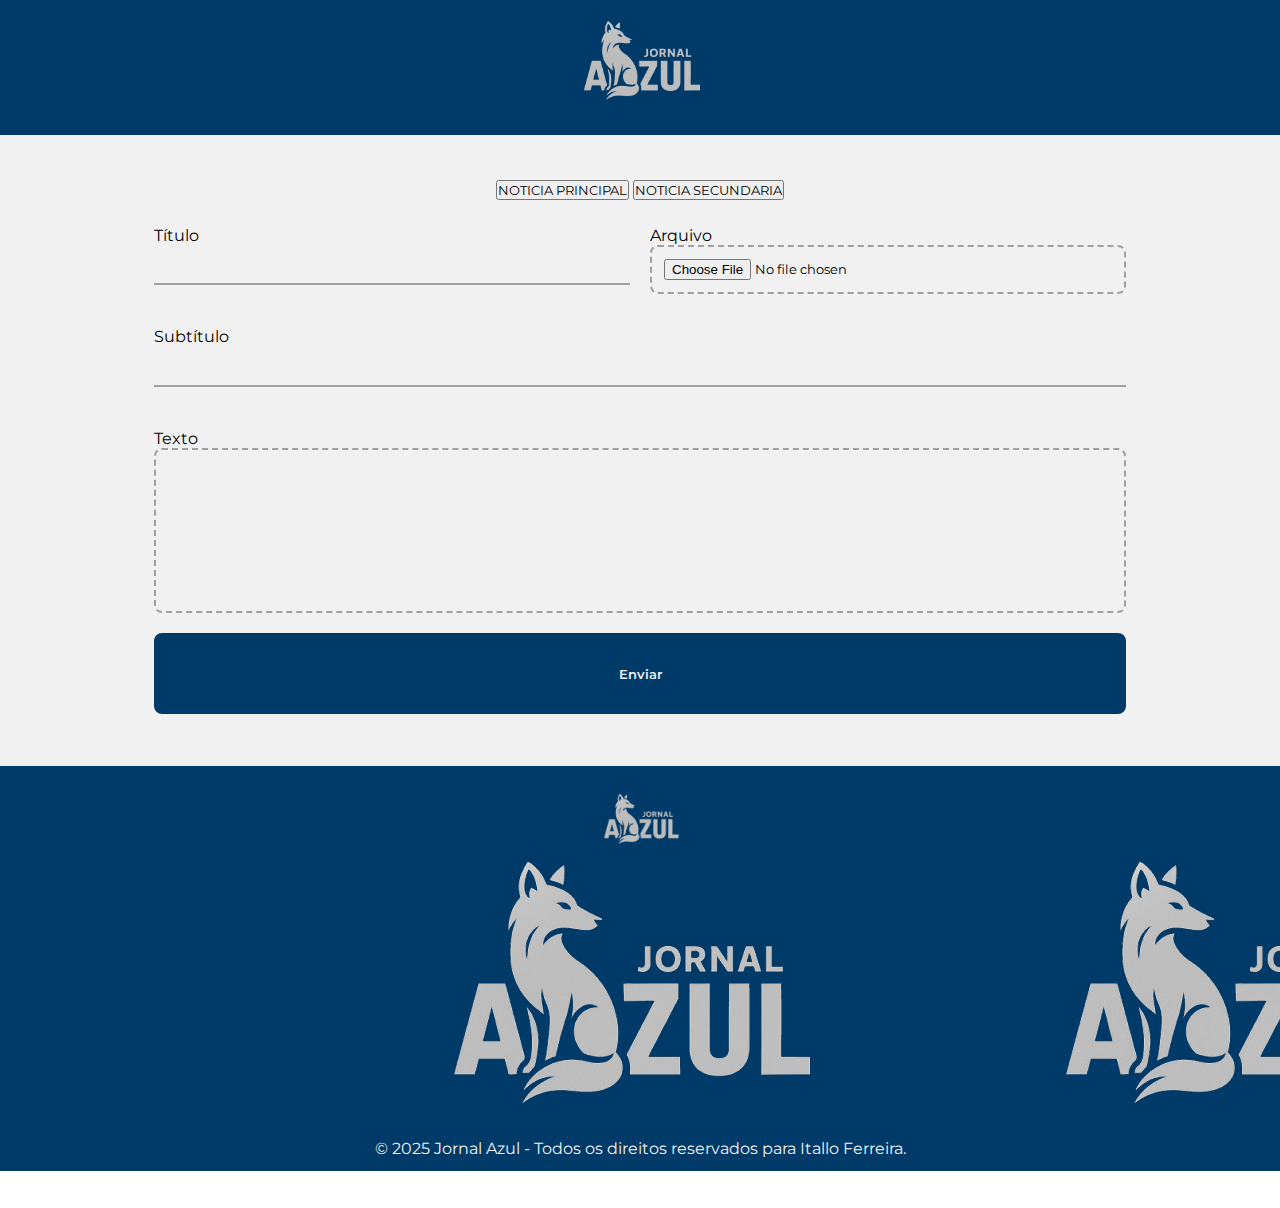
<file: pages/forms.html>
<!DOCTYPE html>
<html lang="en">

<head>
    <meta charset="UTF-8">
    <meta name="viewport" content="width=device-width, initial-scale=1.0">
    <link rel="stylesheet" href="../assets/styles/forms.css">
    <link rel="preconnect" href="https://fonts.googleapis.com">
    <link rel="preconnect" href="https://fonts.gstatic.com" crossorigin>
    <link
        href="https://fonts.googleapis.com/css2?family=Imperial+Script&family=Montserrat:ital,wght@0,100..900;1,100..900&family=Mozilla+Headline:wght@200..700&family=Tangerine:wght@400;700&display=swap"
        rel="stylesheet">
    <title>JornalAzul</title>
</head>

<body>
    <!--header-->
    <header>
        <img class="logo" src="../assets/imgs/logo.png" alt="">
    </header>

    <!--main-->
    <main>

        <div class="add-news-conteiner">
            <p>você acessou a árera de criação de noticias</p>
        </div>

        <div class="button-conteiner">
            <button class="button-first-news">NOTICIA PRINCIPAL</button>
            <button class="button-other-news">NOTICIA SECUNDARIA</button>
        </div>

        <div class="forms-conteiner">
            <form action="">
                <div class="input-group-title">
                    <label for="title">Título</label>
                    <input type="text" id="title" class="title-input">
                </div>

                <div class="input-group-file">
                    <label for="file">Arquivo</label>
                    <input type="file" id="file" class="file-input">
                </div>

                <div class="input-group-caption">
                    <label for="caption">Subtítulo</label>
                    <input type="text" id="caption" class="caption-input">
                </div>

                <div class="input-group-body">
                    <label for="body">Texto</label>
                    <textarea id="body" class="body-input"></textarea>
                </div>

                <input type="submit" class="submit-input" value="Enviar">
            </form>
        </div>

    </main>

    <!--footer-->
    <footer class="footer">

        <div class="footer-logo">
            <img src="../assets/imgs/logo.png" alt="">
        </div>

        <div class="social-conteiner">
            <img src="../assets/imgs/logo.png" alt="" class="social">
            <img src="../assets/imgs/logo.png" alt="" class="social">
            <img src="../assets/imgs/logo.png" alt="" class="social">
        </div>

        <div class="footer-bottom">
            <p>&copy; 2025 Jornal Azul - Todos os direitos reservados para Itallo Ferreira.</p>
        </div>
    </footer>

</body>

</html>
</file>
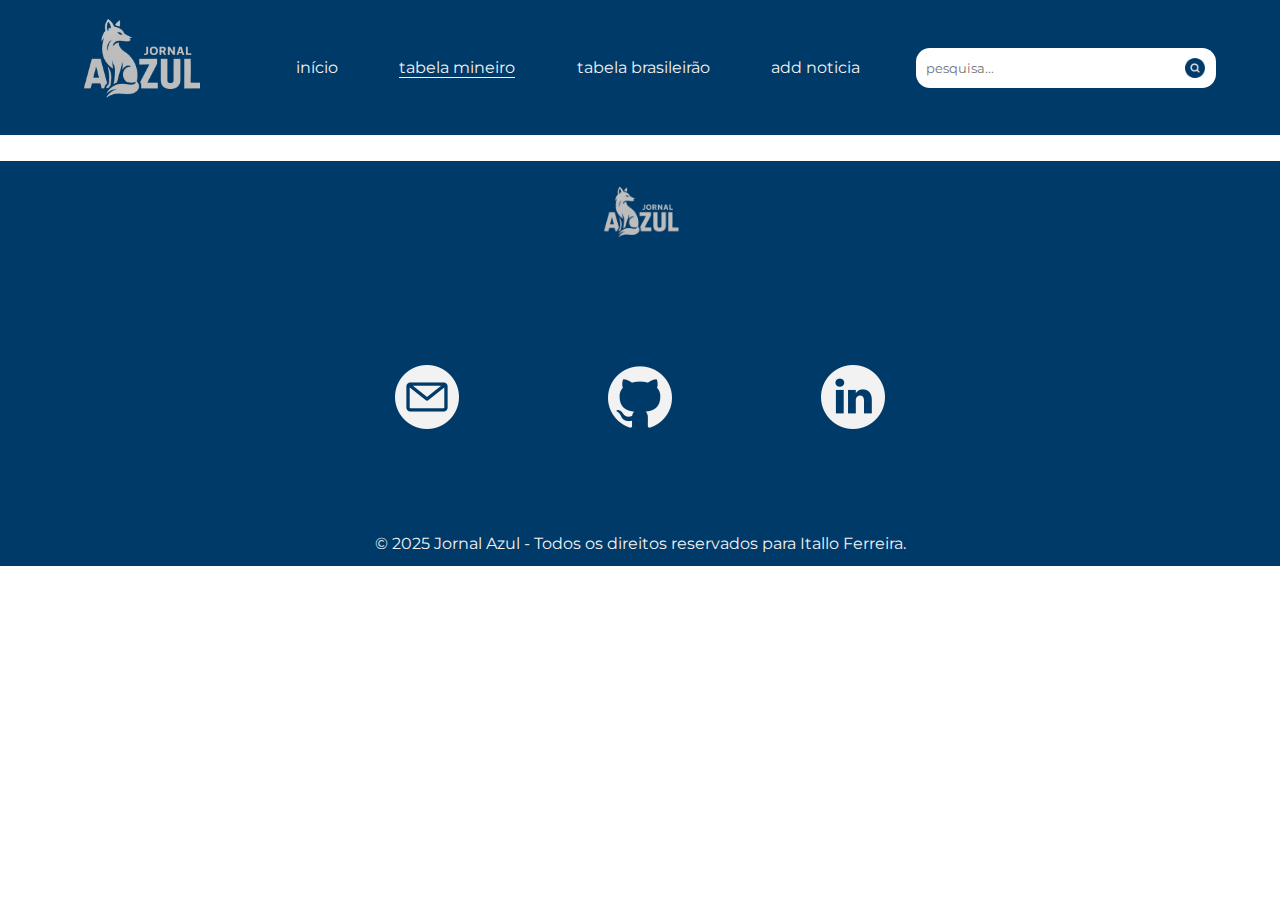
<file: pages/mineiro.html>
<!DOCTYPE html>
<html lang="en">

<head>
    <meta charset="UTF-8">
    <meta name="viewport" content="width=device-width, initial-scale=1.0">
    <link rel="stylesheet" href="../assets/styles/mineiro.css">
    <link rel="preconnect" href="https://fonts.googleapis.com">
    <link rel="preconnect" href="https://fonts.gstatic.com" crossorigin>
    <link
        href="https://fonts.googleapis.com/css2?family=Imperial+Script&family=Montserrat:ital,wght@0,100..900;1,100..900&family=Mozilla+Headline:wght@200..700&family=Tangerine:wght@400;700&display=swap"
        rel="stylesheet">
    <title>JornalAzul</title>
</head>

<body>
    <!--header-->
    <header>
        <a href="index.html"><img class="logo" src="../assets/imgs/logo.png" alt=""></a>

        <ul class="menu-conteiner">
            <a href="../index.html"><li class="menu" >início</li></a>
            <a href="./mineiro.html"><li class="menu" id="this-menu">tabela mineiro</li></a>
            <a href="./brasileirao.html"><li class="menu" >tabela brasileirão</li></a>
            <a href="./forms.html"><li class="menu" >add noticia</li></a>
        </ul>

        <div class="search-conteiner">
            <input type="search" name="" id="" class="search-input" placeholder="pesquisa...">
            <img class="search" src="../assets/imgs/icons/search.png" alt="">
        </div>

    </header>

    <!--main-->
    <main>

    </main>

    <!--footer-->
    <footer class="footer">

        <div class="footer-logo">
            <a href="index.html"><img class="logo" src="../assets/imgs/logo.png" alt=""></a>
        </div>

         <div class="social-conteiner">
            <a href="https://mail.google.com/mail/u/0/?pli=1#inbox?compose=GTvVlcSBptMkxsXLxCrTvMvpqjhhXqQPhwcvvftSwxJsMcrkbsRlxFNZWRCDDDtRfRRkbWkxxWMXw"><img src="../assets/imgs/icons/email.png" alt="" class="social"></a>
            <a href="https://github.com/italloferreira"><img src="../assets/imgs/icons/github.png" alt="" class="social"></a>
            <a href="https://www.linkedin.com/in/itallo-ferreira/"><img src="../assets/imgs/icons/linkedin.png" alt="" class="social"></a>
        </div>

        <div class="footer-bottom">
            <p>&copy; 2025 Jornal Azul - Todos os direitos reservados para Itallo Ferreira.</p>
        </div>
    </footer>

</body>

</html>
</file>
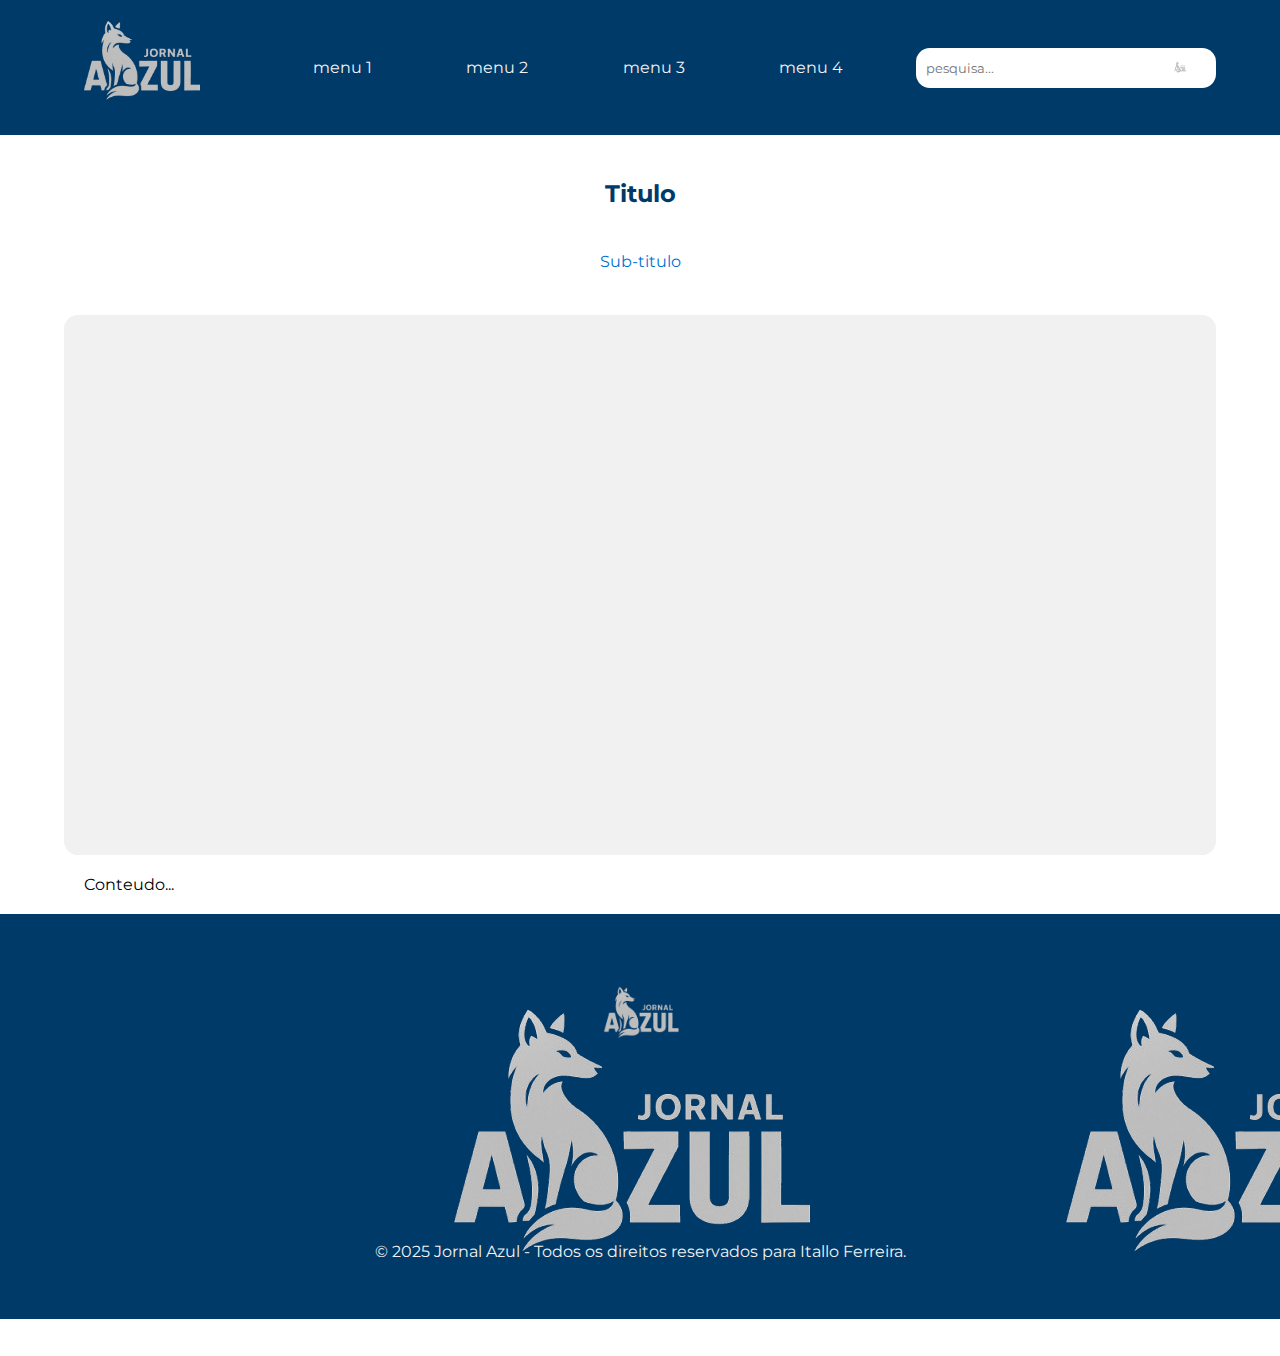
<file: pages/news.html>
<!DOCTYPE html>
<html lang="en">

<head>
    <meta charset="UTF-8">
    <meta name="viewport" content="width=device-width, initial-scale=1.0">
    <link rel="stylesheet" href="../assets/styles/news.css">
    <link rel="preconnect" href="https://fonts.googleapis.com">
    <link rel="preconnect" href="https://fonts.gstatic.com" crossorigin>
    <link
        href="https://fonts.googleapis.com/css2?family=Imperial+Script&family=Montserrat:ital,wght@0,100..900;1,100..900&family=Mozilla+Headline:wght@200..700&family=Tangerine:wght@400;700&display=swap"
        rel="stylesheet">
    <title>JornalAzul</title>
</head>

<body>
    <!--header-->
    <header>
        <img class="logo" src="../assets/imgs/logo.png" alt="">

        <ul class="menu-conteiner">
            <li class="menu">menu 1</li>
            <li class="menu">menu 2 </li>
            <li class="menu">menu 3 </li>
            <li class="menu">menu 4</li>
        </ul>

        <div class="search-conteiner">
            <input type="search" name="" id="" class="search-input" placeholder="pesquisa...">
            <img class="search" src="../assets/imgs/logo.png" alt="">
        </div>

    </header>

    <!--main-->
    <main>
        <div class="top-news-conteiner">
            <h2>Titulo</h2>
            <p> Sub-titulo</p>
        </div>
        <div class="img-conteiner"></div>
        <div class="body-news-conteiner">
            Conteudo...
        </div>

    </main>

    <!--footer-->
    <footer class="footer">

        <div class="footer-logo">
            <img src="../assets/imgs/logo.png" alt="">
        </div>

        <div class="social-conteiner">
            <img src="../assets/imgs/logo.png" alt="" class="social">
            <img src="../assets/imgs/logo.png" alt="" class="social">
            <img src="../assets/imgs/logo.png" alt="" class="social">
        </div>

        <div class="footer-bottom">
            <p>&copy; 2025 Jornal Azul - Todos os direitos reservados para Itallo Ferreira.</p>
        </div>
    </footer>

</body>

</html>
</file>
<file: style.css>
* {
    box-sizing: border-box;
    padding: 0;
    margin: 0;
    font-family: "Montserrat";
}

:root{
    --backgoud: #003a69;
    --second-backgoud:#f1f1f1;
    --text: #f2f2f2;
    --link:black;
}

/* header */

header {
    display: flex;
    justify-content: space-evenly;
    align-items: center;
    background-color: var(--backgoud);
    width: 100%;
    height: 15vh;
    padding: 15px;
}

.logo {
    width: 200px;
}

.menu-conteiner{
    display: flex;
    justify-content: center;
    align-items:center ;
    justify-content: space-around;
    width: 50%;
    height: 100%;
    list-style: none;
    color: var(--text);
}

.menu-conteiner a{
    text-decoration: none;
    color: var(--text);
}

#this-menu{
    border-bottom: 1px solid var(--text);
}

.search-input{
    width: 300px;
    height: 40px;
    padding: 10px;
    border-radius: 14px;
    border: 0;
}

.search-input:focus + .search {
    opacity: 0;
    pointer-events: none;
}

.search {
    position: relative;
    right: 35px;
    top: 5px;
    width: 20px;
    height: 20px;
}


/* main */

main {
    display: flex;
    align-items: center;
    justify-content: center;
    flex-direction: column;
    height: 100%;
    width: 100%;
    padding-bottom: 2%;
}

.first-news {
    background-color: var(--second-backgoud);
    background-size: cover;
    background-position: center;
    border-radius: 20px;
    width: 90%;
    height: 80vh;
    display: flex;
    flex-direction: column;
    justify-content: end;
    margin: 2% 0;
    position: relative; 
    overflow: hidden;
}

.first-news::before {
    content: "";
    position: absolute;
    inset: 0;
    background-color: rgba(0, 0, 0, 0.8); 
    z-index: 1;
}

.first-news * {
    position: relative;
    z-index: 2;
}

.first-news h1 {
    margin-left: 20px;
    margin-bottom: 30px;
    width: 50%;
    color: var(--text);
}

.first-news p {
    margin-left: 20px;
    color: var(--text);
    margin-bottom: 10px;
}

.first-news button {
    color: var(--text);
    margin-bottom: 20px;
    margin-left: 20px;
    background-color: var(--backgoud);
    border: 0;
    padding: 15px;
    border-radius: 20px;
}

.first-news button:hover {
    transition: 0.5s;
    background-color: var(--text);
    color: var(--backgoud);
}


.other-news-conteiner {
    display: grid;
    grid-template-columns: repeat(auto-fill, minmax(300px, 1fr)); 
    gap: 20px;
    width: 90%;
    justify-content: center;
}

.other-news {
    background-image: url("");
    background-color: var(--second-backgoud);
    background-size: cover;
    background-position: center;
    border-radius: 20px;
    height: 50vh;
    padding: 10px;
    position: relative;
    overflow: hidden;
}


.other-news::before {
    content: "";
    position: absolute;
    inset: 0;
    background-color: rgba(0, 0, 0, 0.8);
    z-index: 1;
}


.other-news * {
    position: relative;
    z-index: 2;
    width: 100%;
    height: 100%;
    justify-content: space-between;
    display: flex;
    justify-content: center;
    align-items: center;
    flex-direction: column;
}

.news-title {
    font-size: 20px;
    color: var(--text);
    margin-bottom: 10px;
    text-align: center;
}

.news-button {
    color: var(--text);
    margin-left: 20px;
    background-color: var(--backgoud);
    border: 0;
    padding: 15px;
    border-radius: 20px;
    width: 50%;
    height: 8vh;
    display: flex;
    align-items: center;
    justify-content: center;
}

.news-button:hover {
    transition: 0.5s;
    background-color: var(--text);
    color: var(--backgoud);
}

/* footer */

.footer {
    display: flex;
    align-items: center;
    justify-content: center;
    flex-direction: column;
    background-color: var(--backgoud);
    color: var(--text);
    width: 100%;
    height: 45vh;
}

.footer-logo{
    display: flex;
    align-items: center;
    justify-content: center;
    width: 100%;
    height: 10vh;
}

.footer-logo img{
    width: 10vw;
}

.social-conteiner{
    width: 50%;
    height: 20vh;
    display: flex;
    align-items: center;
    justify-content: center;
    justify-content: space-around;
}
</file>
<file: home/style.css>
* {
    box-sizing: border-box;
    padding: 0;
    margin: 0;
    font-family: "Montserrat";
}

/* header */

header {
    display: flex;
    justify-content: space-between;
    align-items: center;

    background-color: #003a69;
    width: 100%;
    height: 15vh;
    padding: 15px;
}

.logo {
    width: 150px;
    filter: brightness(0) invert(93%);
}



.pesquisa {
    width: 20px;
    height: 20px;
    position: relative;
    right: 3vw;
    top: 1vh;
    filter: brightness(0) invert(93%);
}

input:focus {
    outline: none;
}


.socio {
    width: 8vw;
    display: flex;
    justify-content: space-evenly;
    align-items: center;
    border-radius: 20px;
    transition: 1s;
    padding: 10px;
}

.socio a {
    color: #f2f2f2;
    text-decoration: none;
    font-weight: 700;
}

.coroa {
    filter: brightness(0) invert(93%);
}

.socio a:hover {
    text-decoration: underline;
}

/* main */

main {
    display: grid;
    grid-template-columns: repeat(2, 1fr);
    grid-template-rows: repeat(3, 1fr);
    margin-top: 20px;
    height: 250vh;
    width: 100%;
}


.noticia-principal {
    grid-row: 1/2;
    grid-column: 1/3;
    background-image: url("/home/img/banerprincipal.png");
    background-size: cover;
    background-position: center;
    border-radius: 20px;
    width: 90%;
    display: flex;
    flex-direction: column;
    justify-content: end;
    margin: 0 5%;
    box-shadow: 5px 5px 20px black;
}

.noticia-principal h1 {
    margin-left: 20px;
    margin-bottom: 30px;
    width: 50%;
    color: #f2f2f2;
}

.noticia-principal p {
    margin-left: 20px;
    color: #f2f2f2;
    margin-bottom: 10px;
}

.noticia-principal button {
    color: #f2f2f2;
    margin-bottom: 20px;
    margin-left: 20px;
    background-color: #003a69;
    border: 0;
    padding: 15px;
    border-radius: 20px;
}

.noticia-principal button:hover {
    transition: 0.5s;
    background-color: #f2f2f2;
    color: #003a69;
}

.noticia-dois {
    background-image: url("/home/img/sinis.png");
    grid-row: 2/4;
    grid-column: 1/2;
    background-size: cover;
    background-position: center;
    border-radius: 20px;
    width: 80%;
    display: flex;
    flex-direction: column;
    justify-content: space-between;
    padding: 20px;
    align-items: center;
    margin: 10px 10%;
    box-shadow: 5px 5px 20px black;
}

.img-noticia{
    width: 90%;
    height: 50%;
    border-radius: 20px;
    background-color: black;
    margin-bottom: 10px;
}

.titulo-noticia{
    color: #f2f2f2;
    margin-bottom: 10px;
}

.descricao-noticia{
    margin-bottom: 10px;
    color:#f2f2f2;
}

.botao-noticia{
    color: #f2f2f2;
    margin-left: 20px;
    background-color: #003a69;
    border: 0;
    padding: 15px;
    border-radius: 20px;
}

.botao-noticia:hover{
    transition: 0.5s;
    background-color: #f2f2f2;
    color: #003a69;
}



.noticia-tres {
    background-image: url("/home/img/kaio.png");
    grid-row: 2/3;
    grid-column: 2/3;
    background-size: cover;
    background-position: center;
    border-radius: 20px;
    width: 80%;
    display: flex;
    flex-direction: column;
    justify-content: space-between;
    padding: 20px;
    align-items: center;
    margin: 10px 10%;
    box-shadow: 5px 5px 20px black;
}

.noticia-quatro {
    background-image: url("/home/img/cr7.png");
    grid-row: 3/4;
    grid-column: 2/3;
    background-size: cover;
    background-position: center;
    border-radius: 20px;
    width: 80%;
    display: flex;
    flex-direction: column;
    justify-content: space-between;
    padding: 20px;
    align-items: center;
    margin: 10px 10%;
    box-shadow: 5px 5px 20px black;
}



/* footer */

.footer {
    background-color: #003a69;
    color: #f2f2f2;
    padding: 40px 20px 10px;
    margin-top: 40px;
}

.footer-container {
    display: flex;
    flex-wrap: wrap;
    justify-content: space-between;
    align-items: flex-start;
    max-width: 1200px;
    margin: auto;
    gap: 30px;
}

.footer-logo h2 {
    font-size: 22px;
    margin-bottom: 5px;
    color: #f2f2f2;
}

.footer-logo p {
    font-size: 14px;
    color: #dcdcdc;
}

.footer-links {
    display: flex;
    flex-direction: column;
    gap: 8px;
}

.footer-links a {
    color: #fff;
    text-decoration: none;
    transition: 0.3s;
    font-size: 15px;
}

.footer-links a:hover {
    color: #00aaff;
}

.footer-socials {
    display: flex;
    flex-direction: column;
    gap: 10px;
}

.linkedin-btn {
    display: flex;
    align-items: center;
    gap: 8px;
    background: #0a66c2;
    color: white;
    padding: 8px 12px;
    border-radius: 6px;
    text-decoration: none;
    font-size: 14px;
    font-weight: 500;
    transition: background 0.3s;
}

.linkedin-btn img {
    width: 18px;
    height: 18px;
}

.linkedin-btn:hover {
    background: #004182;
}

.footer-bottom {
    text-align: center;
    margin-top: 25px;
    font-size: 13px;
    color: #ccc;
    border-top: 1px solid rgba(255, 255, 255, 0.2);
    padding-top: 10px;
}

/* Responsivo */
@media (max-width: 768px) {
    .footer-container {
        flex-direction: column;
        align-items: center;
        text-align: center;
    }

    .footer-links {
        flex-direction: row;
        flex-wrap: wrap;
        justify-content: center;
    }

    .footer-socials {
        flex-direction: row;
    }
}
</file>
<file: pag1/pag1.css>
*{
    box-sizing: border-box;
    padding: 0;
    margin: 0;
    font-family: "Montserrat";
}

/* header */

header{
    display: flex;
    justify-content: space-between;
    align-items: center;

    background-color: #003a69;
    width: 100%;
    height: 15vh;
    padding: 15px;
}

.logo {
    width: 150px;
    filter: brightness(0) invert(93%);
}



.pesquisa{
    width: 20px;
    height: 20px;
    position: relative;
    right: 3vw;
    top: 1vh;
    filter: brightness(0) invert(93%);
}

input:focus { outline: none; }


.socio{
    width: 8vw;
    display: flex;
    justify-content: space-evenly;
    align-items: center;
    border-radius: 20px;
    transition: 1s;
    padding: 10px;
}

.socio a{
    color: #f2f2f2;
    text-decoration: none;
    font-weight: 700;
}

.coroa{
    filter: brightness(0) invert(93%);
}

.socio a:hover{
    text-decoration: underline;
}

/* main */

main{
    height: auto;
    display: flex;
    flex-direction: column;
    justify-content: center;
    align-items: center;
}

.noti{
    width: 100%;
    height: 25%;
}

#titulo{
    padding: 50px;
}

#img{
    background-image: url("img/carrossel-cruzeiro-x-atletico-mg-no-independencia\ \(1\).webp");
    background-size: cover;
    background-position: center;
    height: 60vh;
    width: 70vw;
    padding: 50px;
}

#conteudo{
    padding: 50px;
    padding-top: 40px;
}

#conclusão{
    padding: 0px 50px 50px 50px;
}

.first{ 
    margin-top: 10px;
}
p{
    margin-top: 10px;
}
li{
    padding: 10px;
}
p, li{
    font-size: large;
}

ul{
    padding-left: 60px;
}



/* footer */

.footer {
    background-color: #003a69; 
    color: #fff;
    padding: 40px 20px 10px;
    margin-top: 40px;
}

.footer-container {
    display: flex;
    flex-wrap: wrap;
    justify-content: space-between;
    align-items: flex-start;
    max-width: 1200px;
    margin: auto;
    gap: 30px;
}

.footer-logo h2 {
    font-size: 22px;
    margin-bottom: 5px;
    color: #fff;
}

.footer-logo p {
    font-size: 14px;
    color: #dcdcdc;
}

.footer-links {
    display: flex;
    flex-direction: column;
    gap: 8px;
}

.footer-links a {
    color: #fff;
    text-decoration: none;
    transition: 0.3s;
    font-size: 15px;
}

.footer-links a:hover {
    color: #00aaff;
}

.footer-socials {
    display: flex;
    flex-direction: column;
    gap: 10px;
}

.linkedin-btn {
    display: flex;
    align-items: center;
    gap: 8px;
    background: #0a66c2;
    color: white;
    padding: 8px 12px;
    border-radius: 6px;
    text-decoration: none;
    font-size: 14px;
    font-weight: 500;
    transition: background 0.3s;
}

.linkedin-btn img {
    width: 38px;
    height: 38px;
}

.linkedin-btn:hover {
    background: #004182;
}

.footer-bottom {
    text-align: center;
    margin-top: 25px;
    font-size: 13px;
    color: #ccc;
    border-top: 1px solid rgba(255,255,255,0.2);
    padding-top: 10px;
}

/* Responsivo */
@media (max-width: 768px) {
    .footer-container {
        flex-direction: column;
        align-items: center;
        text-align: center;
    }
    .footer-links {
        flex-direction: row;
        flex-wrap: wrap;
        justify-content: center;
    }
    .footer-socials {
        flex-direction: row;
    }
}
</file>
<file: pag2/pag2.css>
*{
    box-sizing: border-box;
    padding: 0;
    margin: 0;
    font-family: "Montserrat";
}
body{
    max-width: 100%;
}


    

/* header */

header{
    display: flex;
    justify-content: space-between;
    align-items: center;

    background-color: #003a69;
    width: 100%;
    height: 15vh;
    padding: 15px;
}

.logo {
    width: 150px;
    filter: brightness(0) invert(93%);
}



.pesquisa{
    width: 20px;
    height: 20px;
    position: relative;
    right: 3vw;
    top: 1vh;
    filter: brightness(0) invert(93%);
}

input:focus { outline: none; }


.socio{
    width: 8vw;
    display: flex;
    justify-content: space-evenly;
    align-items: center;
    border-radius: 20px;
    transition: 1s;
    padding: 10px;
}

.socio a{
    color: #f2f2f2;
    text-decoration: none;
    font-weight: 700;
}

.coroa{
    filter: brightness(0) invert(93%);
}

.socio a:hover{
    text-decoration: underline;
}

/* main */

main {
    height: 150vh;
    width: 100%;
}



#divpai{
    display: flex;
    justify-content: center;
    
}
#sinis{
    background-image: url("img/sinisterra.jpg");
    height: 70vh;
    width: 45vw;
    background-position: center;
    background-size: cover;
    border-radius: 15px;
    margin-top: 50px;
    box-shadow: 10px 10px 20px #003a69;;

   
    

}

.titulo{
    height: 65vh;
    width: 45vw;
    margin-top: 50px;
 font-size: 25px;
 background-position: center;
}
#sub{
    font-size: 20px;
    
}
#noticia{
    width: 100%;
    height: 75vh;
    display: flex;
  
    justify-content: center;
    align-items: center;
    flex-direction: column;

}
#noticia p{
    
    width: 75%;
    
}



/* footer */

.footer {
    background-color: #003a69; 
    color: #fff;
    padding: 40px 20px 20px;
    
}

.footer-container {
    display: flex;
    flex-wrap: wrap;
    justify-content: space-between;
    align-items: flex-start;
    max-width: 1200px;
    margin: auto;
    gap: 30px;
}

.footer-logo h2 {
    font-size: 22px;
    margin-bottom: 5px;
    color: #fff;
}

.footer-logo p {
    font-size: 14px;
    color: #dcdcdc;
}

.footer-links {
    display: flex;
    flex-direction: column;
    gap: 8px;
}

.footer-links a {
    color: #fff;
    text-decoration: none;
    transition: 0.3s;
    font-size: 15px;
}

.footer-links a:hover {
    color: #00aaff;
}

.footer-socials {
    display: flex;
    flex-direction: column;
    gap: 10px;
}

.linkedin-btn {
    display: flex;
    align-items: center;
    gap: 8px;
    background: #0a66c2;
    color: white;
    padding: 8px 12px;
    border-radius: 6px;
    text-decoration: none;
    font-size: 14px;
    font-weight: 500;
    transition: background 0.3s;
}

.linkedin-btn img {
    width: 18px;
    height: 18px;
}

.linkedin-btn:hover {
    background: #004182;
}

.footer-bottom {
    text-align: center;
    margin-top: 25px;
    font-size: 13px;
    color: #ccc;
    border-top: 1px solid rgba(255,255,255,0.2);
    padding-top: 10px;
}

/* Responsivo */
@media (max-width: 768px) {
    .footer-container {
        flex-direction: column;
        align-items: center;
        text-align: center;
    }
    .footer-links {
        flex-direction: row;
        flex-wrap: wrap;
        justify-content: center;
    }
    .footer-socials {
        flex-direction: row;
    }
}
</file>
<file: pag3/pag3.css>
*{
    box-sizing: border-box;
    padding: 0;
    margin: 0;
    font-family: "Montserrat";
}

/* header */

header{
    display: flex;
    justify-content: space-between;
    align-items: center;

    background-color: #003a69;
    width: 100%;
    height: 15vh;
    padding: 15px;
}

.logo {
    width: 150px;
    filter: brightness(0) invert(93%);
}



.pesquisa{
    width: 20px;
    height: 20px;
    position: relative;
    right: 3vw;
    top: 1vh;
    filter: brightness(0) invert(93%);
}

input:focus { outline: none; }


.socio{
    width: 8vw;
    display: flex;
    justify-content: space-evenly;
    align-items: center;
    border-radius: 20px;
    transition: 1s;
    padding: 10px;
}

.socio a{
    color: #f2f2f2;
    text-decoration: none;
    font-weight: 700;
}

.coroa{
    filter: brightness(0) invert(93%);
}

.socio a:hover{
    text-decoration: underline;
}

/* main */

main {
    height: 100%;
    width: 100%;
    display: flex;
    justify-content: center;
    align-items: center;
    flex-direction: column;
}

.kaio {

    background-image: url("/pag3/img/Kaiojorge.avif");
    height: 100vh;
    width: 70vw;
    border-radius: 10px;
}

.titulo {

    padding: 50px 200px;

}

p {

    padding: 30px 200px;
    font-size: large;
    
}

.kaio2 {

    background-image: url("/pag3/img/kaiojorge2.avif");
    height: 100vh;
    width: 70vw;
    border-radius: 10px;
    margin: 30px;

}

ul {
    padding: 10px 220px;
    font-size: large;
}


/* footer */

.footer {
    background-color: #003a69;
    color: #f2f2f2;
    padding: 40px 20px 10px;
    margin-top: 40px;
}

.footer-container {
    display: flex;
    flex-wrap: wrap;
    justify-content: space-between;
    align-items: flex-start;
    max-width: 1200px;
    margin: auto;
    gap: 30px;
}

.footer-logo h2 {
    font-size: 22px;
    margin-bottom: 5px;
    color: #f2f2f2;
}

.footer-logo p {
    font-size: 14px;
    color: #dcdcdc;

}

.footer-links {
    display: flex;
    flex-direction: column;
    gap: 8px;
}

.footer-links a {
    color: #fff;
    text-decoration: none;
    transition: 0.3s;
    font-size: 15px;
}

.footer-links a:hover {
    color: #00aaff;
}

.footer-socials {
    display: flex;
    flex-direction: column;
    gap: 10px;
}

.linkedin-btn {
    display: flex;
    align-items: center;
    gap: 8px;
    background: #0a66c2;
    color: white;
    padding: 8px 12px;
    border-radius: 6px;
    text-decoration: none;
    font-size: 14px;
    font-weight: 500;
    transition: background 0.3s;
}

.linkedin-btn img {
    width: 18px;
    height: 18px;
}

.linkedin-btn:hover {
    background: #004182;
}

.footer-bottom {
    text-align: center;
    margin-top: 25px;
    font-size: 13px;
    color: #ccc;
    border-top: 1px solid rgba(255, 255, 255, 0.2);
    padding-top: 10px;
}

#conserto {
    position: relative;
    left: -160px;
    top: -20px;

}

/* Responsivo */
@media (max-width: 768px) {
    .footer-container {
        flex-direction: column;
        align-items: center;
        text-align: center;
    }

    .footer-links {
        flex-direction: row;
        flex-wrap: wrap;
        justify-content: center;
    }

    .footer-socials {
        flex-direction: row;
    }
}
</file>
<file: pag4/pag4.css>
*{
    box-sizing: border-box;
    padding: 0;
    margin: 0;
    font-family: "Montserrat";
}

/* header */

header{
    display: flex;
    justify-content: space-between;
    align-items: center;

    background-color: #003a69;
    width: 100%;
    height: 15vh;
    padding: 15px;
}

.logo {
    width: 150px;
    filter: brightness(0) invert(93%);
}



.pesquisa{
    width: 20px;
    height: 20px;
    position: relative;
    right: 3vw;
    top: 1vh;
    filter: brightness(0) invert(93%);
}

input:focus { outline: none; }


.socio{
    width: 8vw;
    display: flex;
    justify-content: space-evenly;
    align-items: center;
    border-radius: 20px;
    transition: 1s;
    padding: 10px;
}

.socio a{
    color: #f2f2f2;
    text-decoration: none;
    font-weight: 700;
}

.coroa{
    filter: brightness(0) invert(93%);
}

.socio a:hover{
    text-decoration: underline;
}

/* main */
main{
    height: auto;
    display: flex;
    flex-direction: column;
    justify-content: left;
    align-items: left;
    padding: 50px;
}

div {
    display: flex;
    align-items: center;
    justify-content: center;
}

.cris {
    height: 600px;
    width: 80%;
    padding: 20px;
    border-radius: 10px;
}
p {
    font-size: large;
    margin-top: 10px;
}

li{
    font-size: large;}

ul{
    padding-left: 60px;
}

/* footer */

.footer {
    background-color: #003a69; 
    color: #fff;
    padding: 40px 20px 10px;
    margin-top: 40px;
}

.footer-container {
    display: flex;
    flex-wrap: wrap;
    justify-content: space-between;
    align-items: flex-start;
    max-width: 1200px;
    margin: auto;
    gap: 30px;
}

.footer-logo h2 {
    font-size: 22px;
    margin-bottom: 5px;
    color: #fff;
}

.footer-logo p {
    font-size: 14px;
    color: #dcdcdc;
}

.footer-links {
    display: flex;
    flex-direction: column;
    gap: 8px;
}

.footer-links a {
    color: #fff;
    text-decoration: none;
    transition: 0.3s;
    font-size: 15px;
}

.footer-links a:hover {
    color: #00aaff;
}

.footer-socials {
    display: flex;
    flex-direction: column;
    gap: 10px;
}

.linkedin-btn {
    display: flex;
    align-items: center;
    gap: 8px;
    background: #0a66c2;
    color: white;
    padding: 8px 12px;
    border-radius: 6px;
    text-decoration: none;
    font-size: 14px;
    font-weight: 500;
    transition: background 0.3s;
}

.linkedin-btn img {
    width: 18px;
    height: 18px;
}

.linkedin-btn:hover {
    background: #004182;
}

.footer-bottom {
    text-align: center;
    margin-top: 25px;
    font-size: 13px;
    color: #ccc;
    border-top: 1px solid rgba(255,255,255,0.2);
    padding-top: 10px;
}

/* Responsivo */
@media (max-width: 768px) {
    .footer-container {
        flex-direction: column;
        align-items: center;
        text-align: center;
    }
    .footer-links {
        flex-direction: row;
        flex-wrap: wrap;
        justify-content: center;
    }
    .footer-socials {
        flex-direction: row;
    }
}
</file>
<file: pag5/pag5.css>
* {
    box-sizing: border-box;
    padding: 0;
    margin: 0;
    font-family: "Montserrat";
}

/* header */

header {
    display: flex;
    justify-content: space-between;
    align-items: center;

    background-color: #003a69;
    width: 100%;
    height: 15vh;
    padding: 15px;
}

.logo {
    width: 150px;
    filter: brightness(0) invert(93%);
}



.pesquisa {
    width: 20px;
    height: 20px;
    position: relative;
    right: 3vw;
    top: 1vh;
    filter: brightness(0) invert(93%);
}

input:focus {
    outline: none;
}


.socio {
    width: 8vw;
    display: flex;
    justify-content: space-evenly;
    align-items: center;
    border-radius: 20px;
    transition: 1s;
    padding: 10px;
}

.socio a {
    color: #f2f2f2;
    text-decoration: none;
    font-weight: 700;
}

.coroa {
    filter: brightness(0) invert(93%);
}

.socio a:hover {
    text-decoration: underline;
}

/* main */

main {
    width: 100%;
    padding: 20px;
    background-color: #f2f2f2;

    display: flex;
    justify-content: center;
    align-items: center;
    flex-direction: column;
}

.sobre{
    background-color: #f2f2f2;
    box-shadow: 5px 5px 20px black;
    border-radius: 20px;
    padding: 20px;
    width: 90%;
}

.missao{
    background-color: #f2f2f2;
    box-shadow: 5px 5px 20px black;
    border-radius: 20px;
    padding: 20px;
    width: 90%;
}

.equipe{
    background-color: #f2f2f2;
    box-shadow: 5px 5px 20px black;
    border-radius: 20px;
    padding: 20px;
    width: 90%;
}


h2 {
    color: #003366;
}

.sobre,
.missao,
.equipe {
    margin-bottom: 40px;
}

.equipe ul {
    list-style: none;
    padding: 0;
}

.equipe li {
    background: #e6f0ff;
    margin: 8px 0;
    padding: 10px;
    border-radius: 6px;
}

.equipe li:hover{
    transition: 0.5s;
    background-color: #003366;
    color:#f2f2f2;
}

/* footer */

.footer {
    background-color: #003a69; 
    color: #fff;
    padding: 40px 20px 10px;
}

.footer-container {
    display: flex;
    flex-wrap: wrap;
    justify-content: space-between;
    align-items: flex-start;
    max-width: 1200px;
    margin: auto;
    gap: 30px;
}

.footer-logo h2 {
    font-size: 22px;
    margin-bottom: 5px;
    color: #fff;
}

.footer-logo p {
    font-size: 14px;
    color: #dcdcdc;
}

.footer-links {
    display: flex;
    flex-direction: column;
    gap: 8px;
}

.footer-links a {
    color: #fff;
    text-decoration: none;
    transition: 0.3s;
    font-size: 15px;
}

.footer-links a:hover {
    color: #00aaff;
}

.footer-socials {
    display: flex;
    flex-direction: column;
    gap: 10px;
}

.linkedin-btn {
    display: flex;
    align-items: center;
    gap: 8px;
    background: #0a66c2;
    color: white;
    padding: 8px 12px;
    border-radius: 6px;
    text-decoration: none;
    font-size: 14px;
    font-weight: 500;
    transition: background 0.3s;
}

.linkedin-btn img {
    width: 18px;
    height: 18px;
}

.linkedin-btn:hover {
    background: #004182;
}

.footer-bottom {
    text-align: center;
    margin-top: 25px;
    font-size: 13px;
    color: #ccc;
    border-top: 1px solid rgba(255,255,255,0.2);
    padding-top: 10px;
}

/* Responsivo */
@media (max-width: 768px) {
    .footer-container {
        flex-direction: column;
        align-items: center;
        text-align: center;
    }
    .footer-links {
        flex-direction: row;
        flex-wrap: wrap;
        justify-content: center;
    }
    .footer-socials {
        flex-direction: row;
    }
}
</file>
<file: assets/styles/forms.css>
* {
    box-sizing: border-box;
    padding: 0;
    margin: 0;
    font-family: "Montserrat";
}

:root{
    --backgoud: #003a69;
    --second-backgoud:#f1f1f1;
    --text: #f2f2f2;
    --hover:#002575;
    --border:rgb(160, 160, 160);
}

/* header */

header {
    display: flex;
    justify-content: space-evenly;
    align-items: center;
    background-color: var(--backgoud);
    width: 100%;
    height: 15vh;
    padding: 15px;
}

.logo {
    width: 200px;
}

.menu-conteiner{
    display: flex;
    justify-content: center;
    align-items:center ;
    justify-content: space-around;
    width: 50%;
    height: 100%;
    list-style: none;
    color: var(--text);
}

.menu-conteiner a{
    text-decoration: none;
    color: var(--text);
}

#this-menu{
    border-bottom: 1px solid var(--text);
}


/* main */

main {
    display: flex;
    align-items: center;
    justify-content: center;
    flex-direction: column;
    height: 100%;
    width: 100%;
    padding-bottom: 2%;
    background-color: var(--second-backgoud);
}

.add-news-conteiner{
    display: flex;
    justify-content: center;
    align-items: center;
    width: 100%;
    height: 5vh;
}

.add-news-conteiner p{
    font-family: 20px;
    color: var(--text);
}


.forms-conteiner {
    width: 100%;
    height: 60vh;
    display: flex;
    justify-content: center;
    align-items: center;
}

.forms-conteiner form {
    padding: 2%;
    width: 80%;
    height: 100%;
    border-radius: 10px;
    display: grid;
    grid-template-columns: repeat(2, 1fr);
    grid-template-rows: repeat(5, 1fr);
    gap: 20px;
}

.input-grup-title{
    width: 100%;
    height: 100%;
    display: flex;
    flex-direction: column;
    grid-column: 1 / 2;
    grid-row: 1 / 2;
}

.input-group-file{
    width: 100%;
    height: 100%;
    display: flex;
    flex-direction: column;
    grid-column: 2 / 3;
    grid-row: 1 / 2;
}

.input-group-caption{
    width: 100%;
    height: 100%;
    display: flex;
    flex-direction: column;
    grid-column: 1 / 3;
    grid-row: 2 / 3;
}

.input-group-body{
    width: 100%;
    height: 100%;
    display: flex;
    flex-direction: column;
    grid-column: 1 / 3;
    grid-row: 3 / 5;
}

.title-input {
    border: none;
    width: 100%;
    height: 50%;
    padding: 0px 20px;
    background-color: transparent;
    border-bottom: 2px solid var(--border);
}

.file-input {
    border: 2px dashed var(--border);
    background: transparent;
    padding: 12px;
    border-radius: 8px;
}

.caption-input {
    border: none;
    width: 100%;
    height: 50%;
    padding: 0px 20px;
    background-color: transparent;
    border-bottom: 2px solid var(--border);
}


.body-input {
    flex: 1;
    resize: none;
    border-radius: 8px;
    background: transparent;
    padding: 20px;
    border: 2px dashed var(--border);
    font-size: 15px;
    outline: none;
}

.submit-input {
    grid-column: 1 / 3;
    grid-row: 5 / 6;
    background-color: var(--backgoud);
    color: var(--text);
    cursor: pointer;
    border: none;
    border-radius: 8px;
    padding: 15px;
    font-weight: 600;
    transition: 0.5s;
}

.submit-input:hover {
    background-color: var(--hover);
}

input:focus,
textarea:focus {
    outline: none;
}

.news-list {
  width: 90%;
  margin: 20px auto;
  background-color: var(--second-backgoud);
  border-radius: 10px;
  padding: 20px;
}

.news-item {
  display: flex;
  justify-content: space-between;
  align-items: center;
  background-color: var(--backgoud);
  color: var(--text);
  padding: 10px 15px;
  border-radius: 10px;
  margin-top: 10px;
}

.delete-btn {
  background-color: crimson;
  border: none;
  color: #fff;
  padding: 8px 12px;
  border-radius: 6px;
  cursor: pointer;
}

.delete-btn:hover {
  background-color: red;
}




/* footer */

.footer {
    display: flex;
    align-items: center;
    justify-content: center;
    flex-direction: column;
    background-color: var(--backgoud);
    color: var(--text);
    width: 100%;
    height: 45vh;
}

.footer-logo{
    display: flex;
    align-items: center;
    justify-content: center;
    width: 100%;
    height: 10vh;
}

.footer-logo img{
    width: 10vw;
}

.social-conteiner{
    width: 50%;
    height: 30vh;
    display: flex;
    align-items: center;
    justify-content: center;
    justify-content: space-around;
}
</file>
<file: assets/styles/mineiro.css>
* {
    box-sizing: border-box;
    padding: 0;
    margin: 0;
    font-family: "Montserrat";
}

:root{
    --backgoud: #003a69;
    --second-backgoud:#f1f1f1;
    --text: #f2f2f2;
    --link:black;
}

/* header */

header {
    display: flex;
    justify-content: space-evenly;
    align-items: center;
    background-color: var(--backgoud);
    width: 100%;
    height: 15vh;
    padding: 15px;
}

.logo {
    width: 200px;
}

.menu-conteiner{
    display: flex;
    justify-content: center;
    align-items:center ;
    justify-content: space-around;
    width: 50%;
    height: 100%;
    list-style: none;
    color: var(--text);
}

.menu-conteiner a{
    text-decoration: none;
    color: var(--text);
}

#this-menu{
    border-bottom: 1px solid var(--text);
}

.search-input{
    width: 300px;
    height: 40px;
    padding: 10px;
    border-radius: 14px;
    border: 0;
}

.search-input:focus + .search {
    opacity: 0;
    pointer-events: none;
}

.search {
    position: relative;
    right: 35px;
    top: 5px;
    width: 20px;
    height: 20px;
}


/* main */

main {
    display: flex;
    align-items: center;
    justify-content: center;
    flex-direction: column;
    height: 100%;
    width: 100%;
    padding-bottom: 2%;
}


/* footer */

.footer {
    display: flex;
    align-items: center;
    justify-content: center;
    flex-direction: column;
    background-color: var(--backgoud);
    color: var(--text);
    width: 100%;
    height: 45vh;
}

.footer-logo{
    display: flex;
    align-items: center;
    justify-content: center;
    width: 100%;
    height: 10vh;
}

.footer-logo img{
    width: 10vw;
}

.social-conteiner{
    width: 50%;
    height: 30vh;
    display: flex;
    align-items: center;
    justify-content: center;
    justify-content: space-around;
}
</file>
<file: assets/styles/news.css>
*{
    box-sizing: border-box;
    padding: 0;
    margin: 0;
    font-family: "Montserrat";
}

:root{
    --backgoud: #003a69;
    --second-backgoud:#f1f1f1;
    --title:#003a69;
    --caption: #0073d1;
    --text:black;
    --menu: #f2f2f2;
}

/* header */

header {
    display: flex;
    justify-content: space-evenly;
    align-items: center;
    background-color: var(--backgoud);
    width: 100%;
    height: 15vh;
    padding: 15px;
}

.logo {
    width: 200px;
}

.menu-conteiner{
    display: flex;
    justify-content: center;
    align-items:center ;
    justify-content: space-around;
    width: 50%;
    height: 100%;
    list-style: none;
    color: var(--menu);
}

.menu-conteiner a{
    text-decoration: none;
    color: var(--menu);
}

#this-menu{
    border-bottom: 1px solid var(--menu);
}

.search-input{
    width: 300px;
    height: 40px;
    padding: 10px;
    border-radius: 14px;
    border: 0;
}

.search-input:focus + .search {
    opacity: 0;
    pointer-events: none;
}


.search {
    position: relative;
    right: 50px;
    top: 5px;
    width: 20px;
    height: 20px;
}

/* main */

main{
    display: flex;
    flex-direction: column;
    justify-content: center;
    align-items: center;
    width: 100%;
    height: 100%;
}

.top-news-conteiner{
    display: flex;
    justify-content: center;
    justify-content: space-evenly;
    align-items: center;
    flex-direction: column;
    width: 100%;
    height: 20vh;
}

.top-news-conteiner h2{
    text-align: center;
    width: 90%;
    color: var(--title);
}

.top-news-conteiner p{
    text-align: center;
    width: 90%;
    color: var(--caption);
}

.img-conteiner{
    background-color: var(--second-backgoud);
    background-size: cover;
    background-position: center;
    border-radius: 14px;
    height: 60vh;
    width: 90%;
}

.body-news-conteiner{
    padding: 20px;
    color: var(--text);
    width: 90%;
    height: 100%
}


/* footer */

.footer {
    display: flex;
    align-items: center;
    justify-content: center;
    flex-direction: column;
    background-color: var(--backgoud);
    color: var(--menu);
    width: 100%;
    height: 45vh;
}

.footer-logo{
    display: flex;
    align-items: center;
    justify-content: center;
    width: 100%;
    height: 10vh;
}

.footer-logo img{
    width: 10vw;
}

.social-conteiner{
    width: 50%;
    height: 20vh;
    display: flex;
    align-items: center;
    justify-content: center;
    justify-content: space-around;
}
</file>
